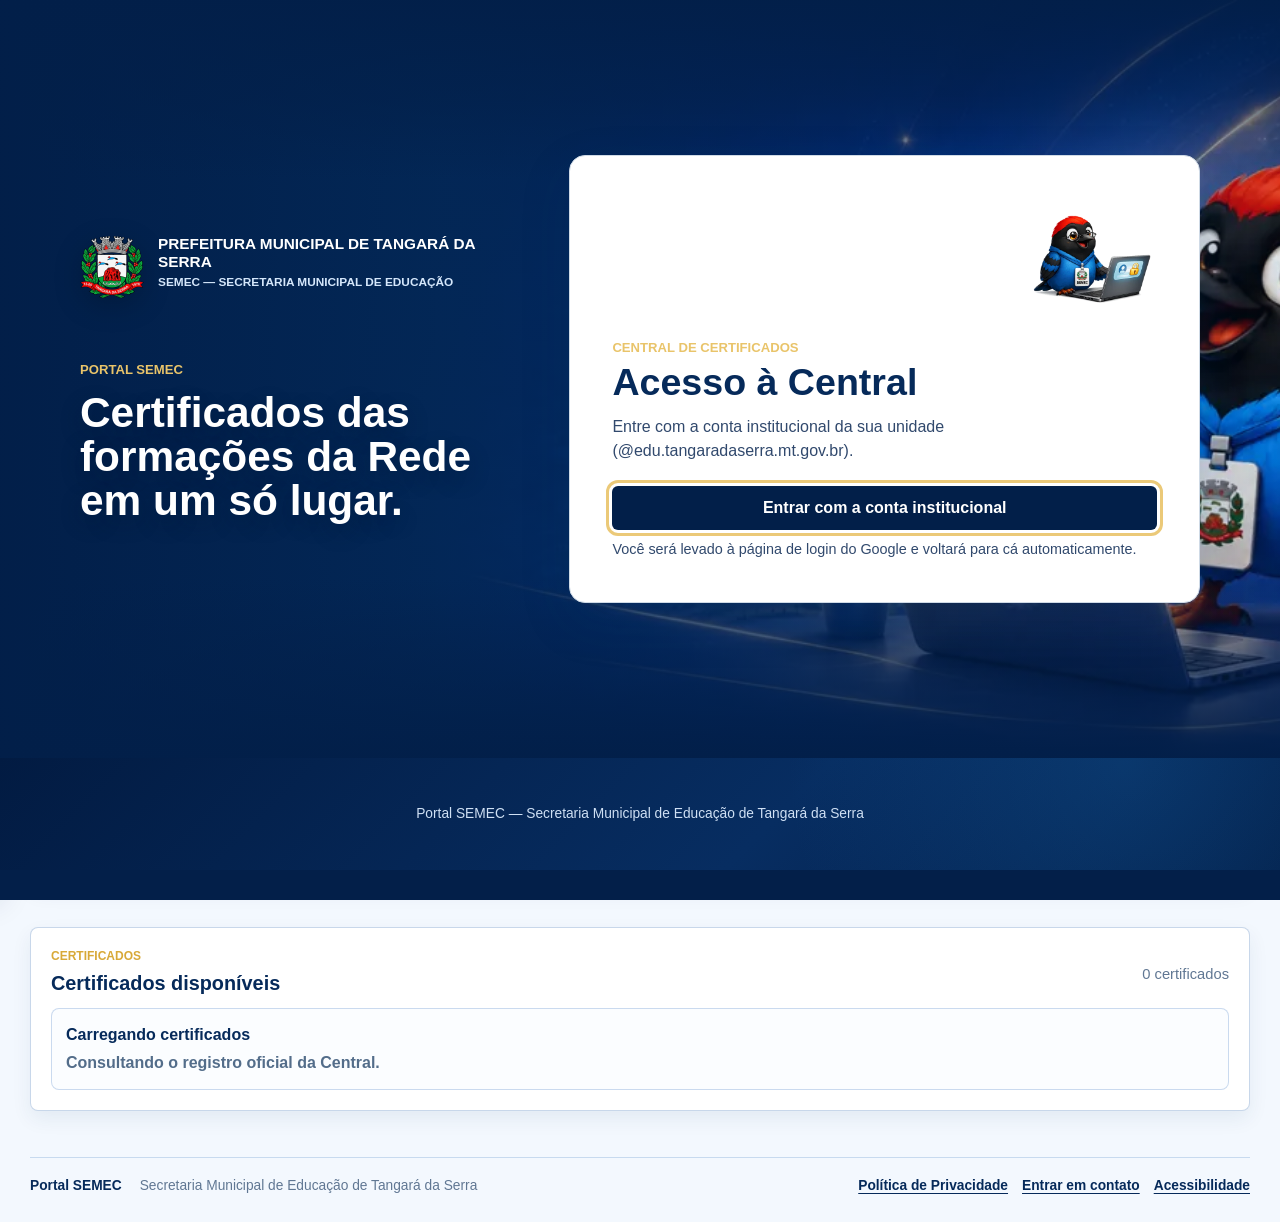
<file: index.html>
<!doctype html>
<html lang="pt-BR">
<head>
  <meta charset="utf-8">
  <meta name="viewport" content="width=device-width, initial-scale=1">
  <title>Certificados | Área da Escola | Portal SEMEC</title>
  <meta name="description" content="Consulta institucional de certificados da Área da Escola.">
  <link rel="stylesheet" href="style.css">
  <link rel="stylesheet" href="css/central-integration.css?v=20261020-lista3">
  <link rel="icon" type="image/png" href="assets/marca/icone-64.png?v=20261020">
</head>
<body class="server-home-page school-area-page school-dashboard-page" data-servidor-protected>
  <a class="skip-link" href="#conteudo-principal">Pular para o conteúdo</a>

  <div class="server-layout" data-server-app>
    <aside class="server-sidebar" id="server-sidebar" aria-label="Menu da Área da Escola">
      <div class="server-sidebar__brand">
        <img src="[data-uri]" data-central-main-logo alt="Identidade do Portal SEMEC">
        <div><strong>Portal SEMEC</strong><span>Área da Escola</span></div>
      </div>

      <nav class="server-nav" aria-label="Navegação da Central de Certificados">
        <!-- Mesmo menu das áreas do Portal SEMEC (portalsemec_tgamt). Itens data-nav-area="semec" aparecem só para contas da SEMEC (js/app.js). -->
        <div class="server-nav__group">
          <p>Principal</p>
          <a href="https://formacaocontinuada-hue.github.io/portalsemec_tgamt/index.html"><svg viewBox="0 0 24 24" aria-hidden="true"><path d="M19 12H5M11 6l-6 6 6 6"/></svg>Página inicial do Portal</a>
          <a href="https://formacaocontinuada-hue.github.io/portalsemec_tgamt/escola.html" data-nav-area="escola"><svg viewBox="0 0 24 24" aria-hidden="true"><path d="M3 11 12 4l9 7v9h-6v-6H9v6H3z"/></svg>Início da Escola</a>
          <a href="https://formacaocontinuada-hue.github.io/portalsemec_tgamt/semec.html" data-nav-area="semec" hidden><svg viewBox="0 0 24 24" aria-hidden="true"><path d="M3 11 12 4l9 7v9h-6v-6H9v6H3z"/></svg>Início da SEMEC</a>
          <a data-so-central class="is-active" aria-current="page" href="index.html" data-preserve-school><svg viewBox="0 0 24 24" aria-hidden="true"><circle cx="12" cy="9" r="5"/><path d="M8.5 13 7 21l5-2.5 5 2.5-1.5-8"/></svg>Central de Certificados</a>
          <a data-so-central href="eventos-certificados.html" data-preserve-school><svg viewBox="0 0 24 24" aria-hidden="true"><rect x="3" y="5" width="18" height="16" rx="2"/><path d="M3 10h18M8 14l2 2 4-4"/></svg>Eventos com certificado</a>
          <a data-so-central href="pedidos-correcao.html" data-preserve-school><svg viewBox="0 0 24 24" aria-hidden="true"><path d="M4 20h4L19 9l-4-4L4 16z"/><path d="m13.5 6.5 4 4"/></svg>Pedidos de correção</a>
          <a href="https://formacaocontinuada-hue.github.io/portalsemec_tgamt/calendario.html" data-nav-area="escola"><svg viewBox="0 0 24 24" aria-hidden="true"><rect x="3" y="5" width="18" height="16" rx="2"/><path d="M3 10h18M8 3v4M16 3v4"/></svg>Calendário Escolar</a>
          <a href="https://script.google.com/a/macros/edu.tangaradaserra.mt.gov.br/s/AKfycbwasIQGHfuKFS9zlfo5iAREdpAFfWDIMO6jCYn1LVoOnVvfXzui8xbe-nSWyOEWgVIB/exec" data-nav-area="semec" hidden><svg viewBox="0 0 24 24" aria-hidden="true"><rect x="3" y="5" width="18" height="16" rx="2"/><path d="M3 10h18M8 3v4M16 3v4"/></svg>Gerador de Calendário</a>
          <a href="https://formacaocontinuada-hue.github.io/portalsemec_tgamt/escola.html" data-nav-area="semec" hidden><svg viewBox="0 0 24 24" aria-hidden="true"><path d="M3 21h18M5 21V10l7-5 7 5v11M10 21v-5h4v5"/></svg>Visão da Escola</a>
          <a data-so-central href="https://script.google.com/a/macros/edu.tangaradaserra.mt.gov.br/s/AKfycbzumsOhienpriMj203mudAPjraGwO1_xe8F3ZutcN-skfU3K3jpUY2nvHsfmuCCDF3_dw/exec"><svg viewBox="0 0 24 24" aria-hidden="true"><circle cx="9" cy="8" r="3"/><path d="M3 20c0-3.3 2.7-6 6-6s6 2.7 6 6M16 11h5M18.5 8.5v5"/></svg>Quadro de servidores</a>
          <a href="https://formacaocontinuada-hue.github.io/portalsemec_tgamt/formador.html" data-nav-area="semec" hidden><svg viewBox="0 0 24 24" aria-hidden="true"><path d="M4 5h11a3 3 0 0 1 3 3v11H7a3 3 0 0 1-3-3z"/><path d="M8 9h6M8 13h6"/><path d="M18 8h2v12H8"/></svg>Área do Formador</a>
          <a href="https://script.google.com/a/macros/edu.tangaradaserra.mt.gov.br/s/AKfycbwHRyY3rusynNpVf6PE1_JzXTca9-o8BG9WMfubRR_HABe8bqDoiIS0uqX7zT0Kg4LYbQ/exec" data-nav-area="semec" hidden><svg viewBox="0 0 24 24" aria-hidden="true"><path d="M12 3 5 6v5c0 4.4 3 8.4 7 10 4-1.6 7-5.6 7-10V6z"/><path d="m9 12 2 2 4-4"/></svg>Área do Administrador</a>
          <a href="https://formacaocontinuada-hue.github.io/portalsemec_tgamt/formador.html" data-so-de="formador" hidden><svg viewBox="0 0 24 24" aria-hidden="true"><path d="M3 11 12 4l9 7v9h-6v-6H9v6H3z"/></svg>Início do Formador</a>
          <a href="https://script.google.com/a/macros/edu.tangaradaserra.mt.gov.br/s/AKfycbwkUtTzOueOtOcd8ygmNj5_ojuWpq5Ga5sMVRsgke48nu8tdvNj5ISU06x4ScUqJoKf/exec" data-so-de="formador" hidden><svg viewBox="0 0 24 24" aria-hidden="true"><path d="M4 5h11a3 3 0 0 1 3 3v11H7a3 3 0 0 1-3-3z"/><path d="M8 9h6M8 13h6"/><path d="M18 8h2v12H8"/></svg>Área do Formador</a>
          <a href="https://script.google.com/a/macros/edu.tangaradaserra.mt.gov.br/s/AKfycbwHRyY3rusynNpVf6PE1_JzXTca9-o8BG9WMfubRR_HABe8bqDoiIS0uqX7zT0Kg4LYbQ/exec?tela=evento" data-so-de="formador" hidden><svg viewBox="0 0 24 24" aria-hidden="true"><circle cx="12" cy="9" r="5"/><path d="M8.5 13 7 21l5-2.5 5 2.5-1.5-8"/></svg>Gerar certificados</a>
        </div>

        <div class="server-nav__group">
          <p>Funções adicionais</p>
          <a href="https://formacaocontinuada-hue.github.io/tangara-sorteia/" data-leva-de><svg viewBox="0 0 24 24" aria-hidden="true"><path d="M4 7h16v3a2 2 0 0 0 0 4v3H4v-3a2 2 0 0 0 0-4z"/><path d="M10 7v10"/></svg>Tangará Sorteia</a>
          <a href="https://formacaocontinuada-hue.github.io/calculadora-etapa1/" data-leva-de><svg viewBox="0 0 24 24" aria-hidden="true"><rect x="5" y="3" width="14" height="18" rx="2"/><path d="M8 7h8M8 12h2M14 12h2M8 16h2M14 16h2"/></svg>Calculadora da Etapa I</a>
        </div>

        <div class="server-nav__group">
          <p>Assistência</p>
          <a href="entrar-em-contato.html" data-preserve-school><svg viewBox="0 0 24 24" aria-hidden="true"><rect x="3" y="5" width="18" height="14" rx="2"/><path d="m3 7 9 6 9-6"/></svg>Entrar em contato</a>
          <a href="politica-privacidade.html" data-preserve-school><svg viewBox="0 0 24 24" aria-hidden="true"><path d="M12 3 5 6v5c0 4.4 3 8.4 7 10 4-1.6 7-5.6 7-10V6z"/></svg>Política de Privacidade</a>
          <a href="acessibilidade.html" data-preserve-school><svg viewBox="0 0 24 24" aria-hidden="true"><circle cx="12" cy="4.5" r="1.5"/><path d="M5 8h14M12 8v6M9 21l3-7 3 7"/></svg>Acessibilidade</a>
        </div>

        <div class="server-nav__group server-nav__group--account" data-so-central>
          <p>Conta</p>
          <button type="button" data-server-logout><svg viewBox="0 0 24 24" aria-hidden="true"><path d="M15 4h4v16h-4M10 8l-4 4 4 4M6 12h10"/></svg>Sair</button>
        </div>
      </nav>
    </aside>

    <button class="server-backdrop" type="button" aria-label="Fechar menu" data-server-backdrop hidden></button>

    <div class="server-workspace">
      <header class="server-topbar">
        <div class="server-topbar__left">
          <button class="server-menu-toggle" type="button" aria-label="Abrir menu" aria-controls="server-sidebar" aria-expanded="false" data-server-menu-toggle><span aria-hidden="true"></span><span aria-hidden="true"></span><span aria-hidden="true"></span></button>
          <div><p>Área da Escola / Certificados</p><h1>Certificados</h1></div>
        </div>
        <div class="server-topbar__actions">
          <div class="server-user-summary" aria-label="Conta institucional autenticada">
            <span class="server-avatar server-avatar--school"><img src="[data-uri]" alt="" data-school-avatar-img></span>
            <div><strong data-school-name-topbar>Identificando unidade...</strong><span data-account-kind>Conta institucional</span></div>
          </div>
        </div>
      </header>

      <main class="server-main" id="conteudo-principal" tabindex="-1">
        <div class="server-content school-dashboard-content school-page-content">
          <section class="central-integration-status" data-central-status data-state="loading" role="status" aria-live="polite">
            <span class="central-integration-status__dot" aria-hidden="true"></span>
            <div>
              <strong data-central-status-title>Conectando à Central</strong>
              <span data-central-status-detail>Validando a conta institucional e identificando a unidade.</span>
            </div>
            <button class="server-button server-button--ghost" type="button" data-central-retry hidden>Tentar novamente</button>
          </section>

          <section class="school-unit-card" aria-labelledby="school-unit-title">
            <div class="school-unit-card__logo"><img src="[data-uri]" alt="" data-school-logo></div>
            <div class="school-unit-card__content">
              <p class="server-kicker">Unidade identificada</p>
              <h2 id="school-unit-title" data-school-name>Identificando unidade...</h2>
              <span class="school-unit-network" data-school-network>Rede Municipal de Ensino</span>
              <dl class="school-unit-meta">
                <div><dt>Acesso</dt><dd data-account-kind>Conta institucional</dd></div>
                <div><dt>Serviço</dt><dd>Central de Certificados</dd></div>
              </dl>
            </div>
          </section>

          <section class="school-summary-strip" aria-label="Resumo de certificados">
            <button class="school-summary-item" type="button" data-summary-action="ativos" aria-label="Mostrar certificados ativos">
              <strong data-summary-active>0</strong><span>Certificados ativos</span>
            </button>
            <button class="school-summary-item" type="button" data-summary-action="servidores" aria-label="Mostrar servidores com certificado">
              <strong data-summary-people>0</strong><span>Servidores com certificado</span>
            </button>
            <button class="school-summary-item" type="button" data-summary-action="ano" aria-label="Ir ao filtro de ano">
              <strong data-summary-year>2026</strong><span>Ano selecionado</span>
            </button>
          </section>

          <section class="school-page-heading school-page-heading--training">
            <div class="school-page-heading__content">
              <p class="server-kicker">Consulta</p>
              <h2>Pesquisar certificados</h2>
              <p>Consulte os certificados da sua unidade ou pesquise outro servidor pelo nome.</p>
            </div>
          </section>

          <section class="server-section school-card school-training-filters" aria-labelledby="certificate-filter-title">
            <div class="server-section-heading"><div><p class="server-kicker">Buscar certificado</p><h2 id="certificate-filter-title">Buscar e filtrar</h2></div></div>
            <form class="school-training-filter-form" data-certificate-filter-form>
              <label><span>Pesquisar servidor</span><input type="search" name="busca" autocomplete="off" placeholder="Digite o nome do servidor" disabled></label>
              <label><span>Ano</span><select name="ano" disabled><option value="2026">2026</option></select></label>
              <label><span>Formação</span><select name="formacao" disabled><option value="">Todas</option><option value="FORMACAO_REDE">Formação em Rede</option><option value="FORMACAO_CENTRO_ENSINO">Formação do Centro de Ensino</option><option value="PALESTRAS_SEMINARIOS">Palestras e Seminários</option></select></label>
              <label><span>Situação</span><select name="situacao" disabled><option value="ativo">Ativo</option><option value="substituido">Substituído</option><option value="cancelado">Cancelado</option></select></label>
              <div class="school-filter-actions"><button class="server-button server-button--primary" type="submit" disabled>Pesquisar</button><button class="server-button server-button--ghost" type="button" data-clear-filters disabled>Limpar</button></div>
            </form>
          </section>

          <section class="server-section school-card" id="search-results" aria-labelledby="search-results-title" hidden>
            <div class="server-section-heading school-server-list-header">
              <div><p class="server-kicker">Resultado da pesquisa</p><h2 id="search-results-title">Certificados encontrados</h2></div>
              <span data-search-result-count>0 certificados</span>
            </div>
            <div class="school-record-list" data-search-results-list></div>
            <div class="school-compact-empty" data-search-empty hidden>
              <strong>Nenhum certificado encontrado</strong>
              <span>Revise o nome pesquisado ou altere os filtros.</span>
              <a href="eventos-certificados.html" data-preserve-school data-search-help hidden>A pessoa participou e não aparece? Veja os eventos com certificado e o que fazer</a>
            </div>
          </section>

          <section class="server-section school-card" id="certificate-results" aria-labelledby="certificate-results-title">
            <div class="server-section-heading school-server-list-header">
              <div><p class="server-kicker">Certificados</p><h2 id="certificate-results-title">Certificados disponíveis</h2></div>
              <span data-existing-count>0 certificados</span>
            </div>

            <div class="school-record-list" data-existing-results></div>
            <div class="school-compact-empty" data-existing-empty>
              <strong>Carregando certificados</strong>
              <span>Consultando o registro oficial da Central.</span>
            </div>

          </section>


          <footer class="server-footer">
            <strong>Portal SEMEC</strong>
            <span>Secretaria Municipal de Educação de Tangará da Serra</span>
            <nav aria-label="Rodapé interno">
              <a href="politica-privacidade.html" data-preserve-school>Política de Privacidade</a>
              <a href="entrar-em-contato.html" data-preserve-school>Entrar em contato</a>
              <a href="acessibilidade.html" data-preserve-school>Acessibilidade</a>
            </nav>
          </footer>
        </div>
      </main>
    </div>
  </div>

  <div class="server-modal server-modal--floating school-dialog" role="dialog" aria-modal="true" aria-labelledby="school-dialog-title" data-school-dialog hidden>
    <div class="server-modal__panel server-modal__panel--floating" tabindex="-1">
      <button class="server-floating-close" type="button" aria-label="Fechar" data-dialog-close><svg viewBox="0 0 24 24" aria-hidden="true"><path d="M18 6 6 18"></path><path d="m6 6 12 12"></path></svg></button>
      <p class="server-kicker" data-dialog-kicker>Área da Escola</p><h2 id="school-dialog-title" data-dialog-title>Informação</h2><div class="server-floating-body" data-dialog-body></div><div class="server-modal__actions" data-dialog-actions></div>
    </div>
  </div>


  <div class="server-modal" role="dialog" aria-modal="true" aria-labelledby="server-logout-title" data-server-logout-dialog hidden>
    <div class="server-modal__panel" tabindex="-1">
      <h2 id="server-logout-title">Sair da Central de Certificados?</h2>
      <p>Você precisará entrar novamente para acessar os certificados da unidade.</p>
      <div class="server-modal__actions">
        <button class="server-button server-button--primary" type="button" data-server-logout-cancel>Continuar na Central</button>
        <button class="server-button server-button--ghost" type="button" data-server-logout-confirm>Sair</button>
      </div>
    </div>
  </div>

  <section class="server-placeholder-main" data-central-logged-out hidden>
    <div class="server-placeholder-card">
      <p class="server-kicker">Central de Certificados</p>
      <h1>Sessão encerrada</h1>
      <p>O acesso institucional foi encerrado nesta prévia da interface.</p>
      <button class="server-button server-button--primary" type="button" data-central-enter-again>Entrar novamente</button>
    </div>
  </section>

  <script src="js/logos.js?v=20261020"></script>
  <script src="js/escolas.js"></script>
  <script src="js/formacoes.js"></script>
  <script src="js/backend.js"></script>
  <script src="js/volta.js?v=20261125"></script>
  <script src="js/app.js?v=20261125-rotas"></script>
</body>
</html>
</file>
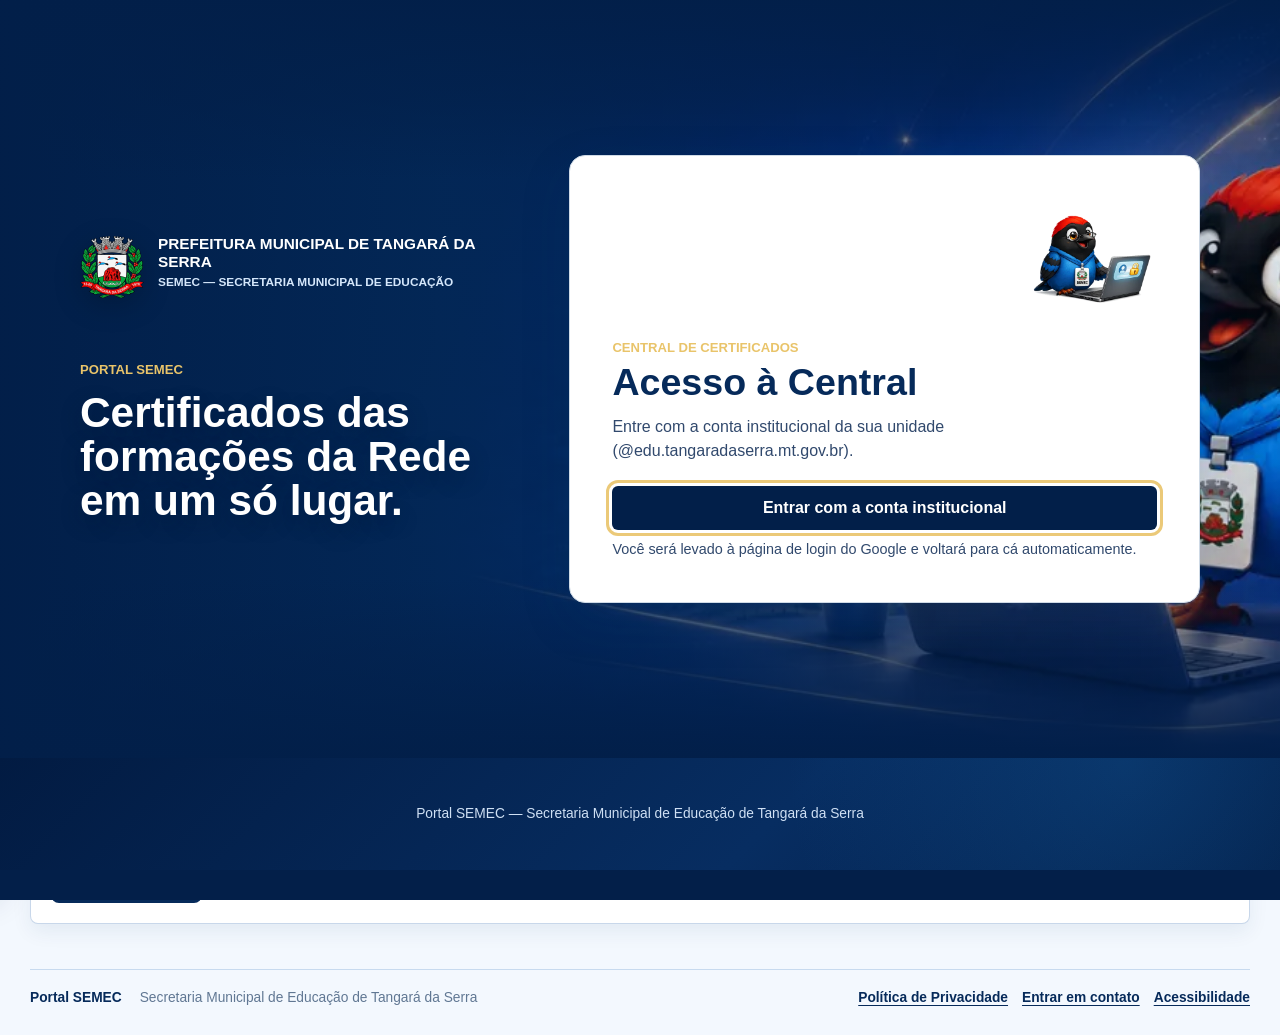
<file: acessibilidade.html>
<!doctype html>
<html lang="pt-BR">
<head>
  <meta charset="utf-8">
  <meta name="viewport" content="width=device-width, initial-scale=1">
  <title>Acessibilidade | Área da Escola | Portal SEMEC</title>
  <meta name="description" content="Recursos e orientações de acessibilidade do Portal SEMEC.">
  <link rel="stylesheet" href="style.css">
  <link rel="stylesheet" href="css/central-integration.css?v=20261020-lista3">
  <link rel="icon" type="image/png" href="assets/marca/icone-64.png?v=20261020">
</head>
<body class="server-home-page school-area-page school-dashboard-page" data-servidor-protected>
  <a class="skip-link" href="#conteudo-principal">Pular para o conteúdo</a>
  <div class="server-layout" data-server-app>
    
    <aside class="server-sidebar" id="server-sidebar" aria-label="Menu da Área da Escola">
      <div class="server-sidebar__brand">
        <img src="[data-uri]" data-central-main-logo alt="Identidade do Portal SEMEC">
        <div><strong>Portal SEMEC</strong><span>Área da Escola</span></div>
      </div>

      <nav class="server-nav" aria-label="Navegação da Central de Certificados">
        <!-- Mesmo menu das áreas do Portal SEMEC (portalsemec_tgamt). Itens data-nav-area="semec" aparecem só para contas da SEMEC (js/app.js). -->
        <div class="server-nav__group">
          <p>Principal</p>
          <a href="https://formacaocontinuada-hue.github.io/portalsemec_tgamt/index.html"><svg viewBox="0 0 24 24" aria-hidden="true"><path d="M19 12H5M11 6l-6 6 6 6"/></svg>Página inicial do Portal</a>
          <a href="https://formacaocontinuada-hue.github.io/portalsemec_tgamt/escola.html" data-nav-area="escola"><svg viewBox="0 0 24 24" aria-hidden="true"><path d="M3 11 12 4l9 7v9h-6v-6H9v6H3z"/></svg>Início da Escola</a>
          <a href="https://formacaocontinuada-hue.github.io/portalsemec_tgamt/semec.html" data-nav-area="semec" hidden><svg viewBox="0 0 24 24" aria-hidden="true"><path d="M3 11 12 4l9 7v9h-6v-6H9v6H3z"/></svg>Início da SEMEC</a>
          <a data-so-central href="index.html" data-preserve-school><svg viewBox="0 0 24 24" aria-hidden="true"><circle cx="12" cy="9" r="5"/><path d="M8.5 13 7 21l5-2.5 5 2.5-1.5-8"/></svg>Central de Certificados</a>
          <a data-so-central href="eventos-certificados.html" data-preserve-school><svg viewBox="0 0 24 24" aria-hidden="true"><rect x="3" y="5" width="18" height="16" rx="2"/><path d="M3 10h18M8 14l2 2 4-4"/></svg>Eventos com certificado</a>
          <a data-so-central href="pedidos-correcao.html" data-preserve-school><svg viewBox="0 0 24 24" aria-hidden="true"><path d="M4 20h4L19 9l-4-4L4 16z"/><path d="m13.5 6.5 4 4"/></svg>Pedidos de correção</a>
          <a href="https://formacaocontinuada-hue.github.io/portalsemec_tgamt/calendario.html" data-nav-area="escola"><svg viewBox="0 0 24 24" aria-hidden="true"><rect x="3" y="5" width="18" height="16" rx="2"/><path d="M3 10h18M8 3v4M16 3v4"/></svg>Calendário Escolar</a>
          <a href="https://script.google.com/a/macros/edu.tangaradaserra.mt.gov.br/s/AKfycbwasIQGHfuKFS9zlfo5iAREdpAFfWDIMO6jCYn1LVoOnVvfXzui8xbe-nSWyOEWgVIB/exec" data-nav-area="semec" hidden><svg viewBox="0 0 24 24" aria-hidden="true"><rect x="3" y="5" width="18" height="16" rx="2"/><path d="M3 10h18M8 3v4M16 3v4"/></svg>Gerador de Calendário</a>
          <a href="https://formacaocontinuada-hue.github.io/portalsemec_tgamt/escola.html" data-nav-area="semec" hidden><svg viewBox="0 0 24 24" aria-hidden="true"><path d="M3 21h18M5 21V10l7-5 7 5v11M10 21v-5h4v5"/></svg>Visão da Escola</a>
          <a data-so-central href="https://script.google.com/a/macros/edu.tangaradaserra.mt.gov.br/s/AKfycbzumsOhienpriMj203mudAPjraGwO1_xe8F3ZutcN-skfU3K3jpUY2nvHsfmuCCDF3_dw/exec"><svg viewBox="0 0 24 24" aria-hidden="true"><circle cx="9" cy="8" r="3"/><path d="M3 20c0-3.3 2.7-6 6-6s6 2.7 6 6M16 11h5M18.5 8.5v5"/></svg>Quadro de servidores</a>
          <a href="https://formacaocontinuada-hue.github.io/portalsemec_tgamt/formador.html" data-nav-area="semec" hidden><svg viewBox="0 0 24 24" aria-hidden="true"><path d="M4 5h11a3 3 0 0 1 3 3v11H7a3 3 0 0 1-3-3z"/><path d="M8 9h6M8 13h6"/><path d="M18 8h2v12H8"/></svg>Área do Formador</a>
          <a href="https://script.google.com/a/macros/edu.tangaradaserra.mt.gov.br/s/AKfycbwHRyY3rusynNpVf6PE1_JzXTca9-o8BG9WMfubRR_HABe8bqDoiIS0uqX7zT0Kg4LYbQ/exec" data-nav-area="semec" hidden><svg viewBox="0 0 24 24" aria-hidden="true"><path d="M12 3 5 6v5c0 4.4 3 8.4 7 10 4-1.6 7-5.6 7-10V6z"/><path d="m9 12 2 2 4-4"/></svg>Área do Administrador</a>
          <a href="https://formacaocontinuada-hue.github.io/portalsemec_tgamt/formador.html" data-so-de="formador" hidden><svg viewBox="0 0 24 24" aria-hidden="true"><path d="M3 11 12 4l9 7v9h-6v-6H9v6H3z"/></svg>Início do Formador</a>
          <a href="https://script.google.com/a/macros/edu.tangaradaserra.mt.gov.br/s/AKfycbwkUtTzOueOtOcd8ygmNj5_ojuWpq5Ga5sMVRsgke48nu8tdvNj5ISU06x4ScUqJoKf/exec" data-so-de="formador" hidden><svg viewBox="0 0 24 24" aria-hidden="true"><path d="M4 5h11a3 3 0 0 1 3 3v11H7a3 3 0 0 1-3-3z"/><path d="M8 9h6M8 13h6"/><path d="M18 8h2v12H8"/></svg>Área do Formador</a>
          <a href="https://script.google.com/a/macros/edu.tangaradaserra.mt.gov.br/s/AKfycbwHRyY3rusynNpVf6PE1_JzXTca9-o8BG9WMfubRR_HABe8bqDoiIS0uqX7zT0Kg4LYbQ/exec?tela=evento" data-so-de="formador" hidden><svg viewBox="0 0 24 24" aria-hidden="true"><circle cx="12" cy="9" r="5"/><path d="M8.5 13 7 21l5-2.5 5 2.5-1.5-8"/></svg>Gerar certificados</a>
        </div>

        <div class="server-nav__group">
          <p>Funções adicionais</p>
          <a href="https://formacaocontinuada-hue.github.io/tangara-sorteia/" data-leva-de><svg viewBox="0 0 24 24" aria-hidden="true"><path d="M4 7h16v3a2 2 0 0 0 0 4v3H4v-3a2 2 0 0 0 0-4z"/><path d="M10 7v10"/></svg>Tangará Sorteia</a>
          <a href="https://formacaocontinuada-hue.github.io/calculadora-etapa1/" data-leva-de><svg viewBox="0 0 24 24" aria-hidden="true"><rect x="5" y="3" width="14" height="18" rx="2"/><path d="M8 7h8M8 12h2M14 12h2M8 16h2M14 16h2"/></svg>Calculadora da Etapa I</a>
        </div>

        <div class="server-nav__group">
          <p>Assistência</p>
          <a href="entrar-em-contato.html" data-preserve-school><svg viewBox="0 0 24 24" aria-hidden="true"><rect x="3" y="5" width="18" height="14" rx="2"/><path d="m3 7 9 6 9-6"/></svg>Entrar em contato</a>
          <a href="politica-privacidade.html" data-preserve-school><svg viewBox="0 0 24 24" aria-hidden="true"><path d="M12 3 5 6v5c0 4.4 3 8.4 7 10 4-1.6 7-5.6 7-10V6z"/></svg>Política de Privacidade</a>
          <a class="is-active" aria-current="page" href="acessibilidade.html" data-preserve-school><svg viewBox="0 0 24 24" aria-hidden="true"><circle cx="12" cy="4.5" r="1.5"/><path d="M5 8h14M12 8v6M9 21l3-7 3 7"/></svg>Acessibilidade</a>
        </div>

        <div class="server-nav__group server-nav__group--account" data-so-central>
          <p>Conta</p>
          <button type="button" data-server-logout><svg viewBox="0 0 24 24" aria-hidden="true"><path d="M15 4h4v16h-4M10 8l-4 4 4 4M6 12h10"/></svg>Sair</button>
        </div>
      </nav>
    </aside>

    <button class="server-backdrop" type="button" aria-label="Fechar menu" data-server-backdrop hidden></button>
    <div class="server-workspace">
      
      <header class="server-topbar">
        <div class="server-topbar__left">
          <button class="server-menu-toggle" type="button" aria-label="Abrir menu" aria-controls="server-sidebar" aria-expanded="false" data-server-menu-toggle>
            <span aria-hidden="true"></span><span aria-hidden="true"></span><span aria-hidden="true"></span>
          </button>
          <div><p>Área da Escola / Acessibilidade</p><h1>Acessibilidade</h1></div>
        </div>
        <div class="server-topbar__actions">
          <div class="server-user-summary" aria-label="Conta institucional autenticada">
            <span class="server-avatar server-avatar--school"><img src="[data-uri]" alt="" data-school-avatar-img></span>
            <div><strong data-school-name-topbar>Identificando unidade...</strong><span data-account-kind>Conta institucional</span></div>
          </div>
        </div>
      </header>

      <main class="server-main" id="conteudo-principal" tabindex="-1">
        <div class="server-content school-dashboard-content school-page-content">
          
<section class="school-page-heading school-page-heading--training">
  <div class="school-page-heading__content">
    <p class="server-kicker">Acessibilidade</p>
    <h2>Acessibilidade</h2>
    <p>O Portal SEMEC busca oferecer navegação clara, responsiva e acessível para a comunidade.</p>
  </div>
</section>

<section class="server-section school-card">
  <div class="server-section-heading">
    <div><p class="server-kicker">Compromisso de acesso</p><h2>Recursos disponíveis</h2></div>
  </div>
  <div class="school-record-list">
    <article class="school-record-row">
      <h3>Navegação por teclado</h3>
      <p>Use <strong>Tab</strong> para navegar pelos links e botões.</p>
    </article>
    <article class="school-record-row">
      <h3>Menus e janelas</h3>
      <p>Use <strong>Esc</strong> para fechar menus e janelas flutuantes quando esse comportamento estiver disponível.</p>
    </article>
    <article class="school-record-row">
      <h3>Estrutura acessível</h3>
      <p>As páginas contam com link para pular ao conteúdo, textos alternativos em imagens relevantes e estrutura semântica.</p>
    </article>
  </div>
</section>

<section class="server-section school-card">
  <div class="server-section-heading">
    <div><p class="server-kicker">Barreiras de acesso</p><h2>Encontrou alguma dificuldade?</h2></div>
  </div>
  <p>Entre em contato com a SEMEC para relatar barreiras de acesso.</p>
  <div class="school-table-actions">
    <a class="server-button server-button--primary" href="entrar-em-contato.html" data-preserve-school>Entrar em Contato</a>
  </div>
</section>

          
          <footer class="server-footer">
            <strong>Portal SEMEC</strong>
            <span>Secretaria Municipal de Educação de Tangará da Serra</span>
            <nav aria-label="Rodapé interno">
              <a href="politica-privacidade.html" data-preserve-school>Política de Privacidade</a>
              <a href="entrar-em-contato.html" data-preserve-school>Entrar em contato</a>
              <a href="acessibilidade.html" data-preserve-school>Acessibilidade</a>
            </nav>
          </footer>

        </div>
      </main>
    </div>
  </div>

  <div class="server-modal server-modal--floating school-dialog" role="dialog" aria-modal="true" aria-labelledby="school-dialog-title" data-school-dialog hidden>
    <div class="server-modal__panel server-modal__panel--floating" tabindex="-1">
      <button class="server-floating-close" type="button" aria-label="Fechar" data-dialog-close><svg viewBox="0 0 24 24" aria-hidden="true"><path d="M18 6 6 18"></path><path d="m6 6 12 12"></path></svg></button>
      <p class="server-kicker" data-dialog-kicker>Área da Escola</p>
      <h2 id="school-dialog-title" data-dialog-title>Informação</h2>
      <div class="server-floating-body" data-dialog-body></div>
      <div class="server-modal__actions" data-dialog-actions></div>
    </div>
  </div>


  <div class="server-modal" role="dialog" aria-modal="true" aria-labelledby="server-logout-title" data-server-logout-dialog hidden>
    <div class="server-modal__panel" tabindex="-1">
      <h2 id="server-logout-title">Sair da Central de Certificados?</h2>
      <p>Você precisará entrar novamente para acessar os certificados da unidade.</p>
      <div class="server-modal__actions">
        <button class="server-button server-button--primary" type="button" data-server-logout-cancel>Continuar na Central</button>
        <button class="server-button server-button--ghost" type="button" data-server-logout-confirm>Sair</button>
      </div>
    </div>
  </div>

  <section class="server-placeholder-main" data-central-logged-out hidden>
    <div class="server-placeholder-card">
      <p class="server-kicker">Central de Certificados</p>
      <h1>Sessão encerrada</h1>
      <p>O acesso institucional foi encerrado nesta prévia da interface.</p>
      <button class="server-button server-button--primary" type="button" data-central-enter-again>Entrar novamente</button>
    </div>
  </section>

  <script src="js/logos.js?v=20261020"></script>
  <script src="js/escolas.js"></script>
  <script src="js/formacoes.js"></script>
  <script src="js/backend.js"></script>
  <script src="js/volta.js?v=20261125"></script>
  <script src="js/app.js?v=20261125-rotas"></script>
</body>
</html>
</file>
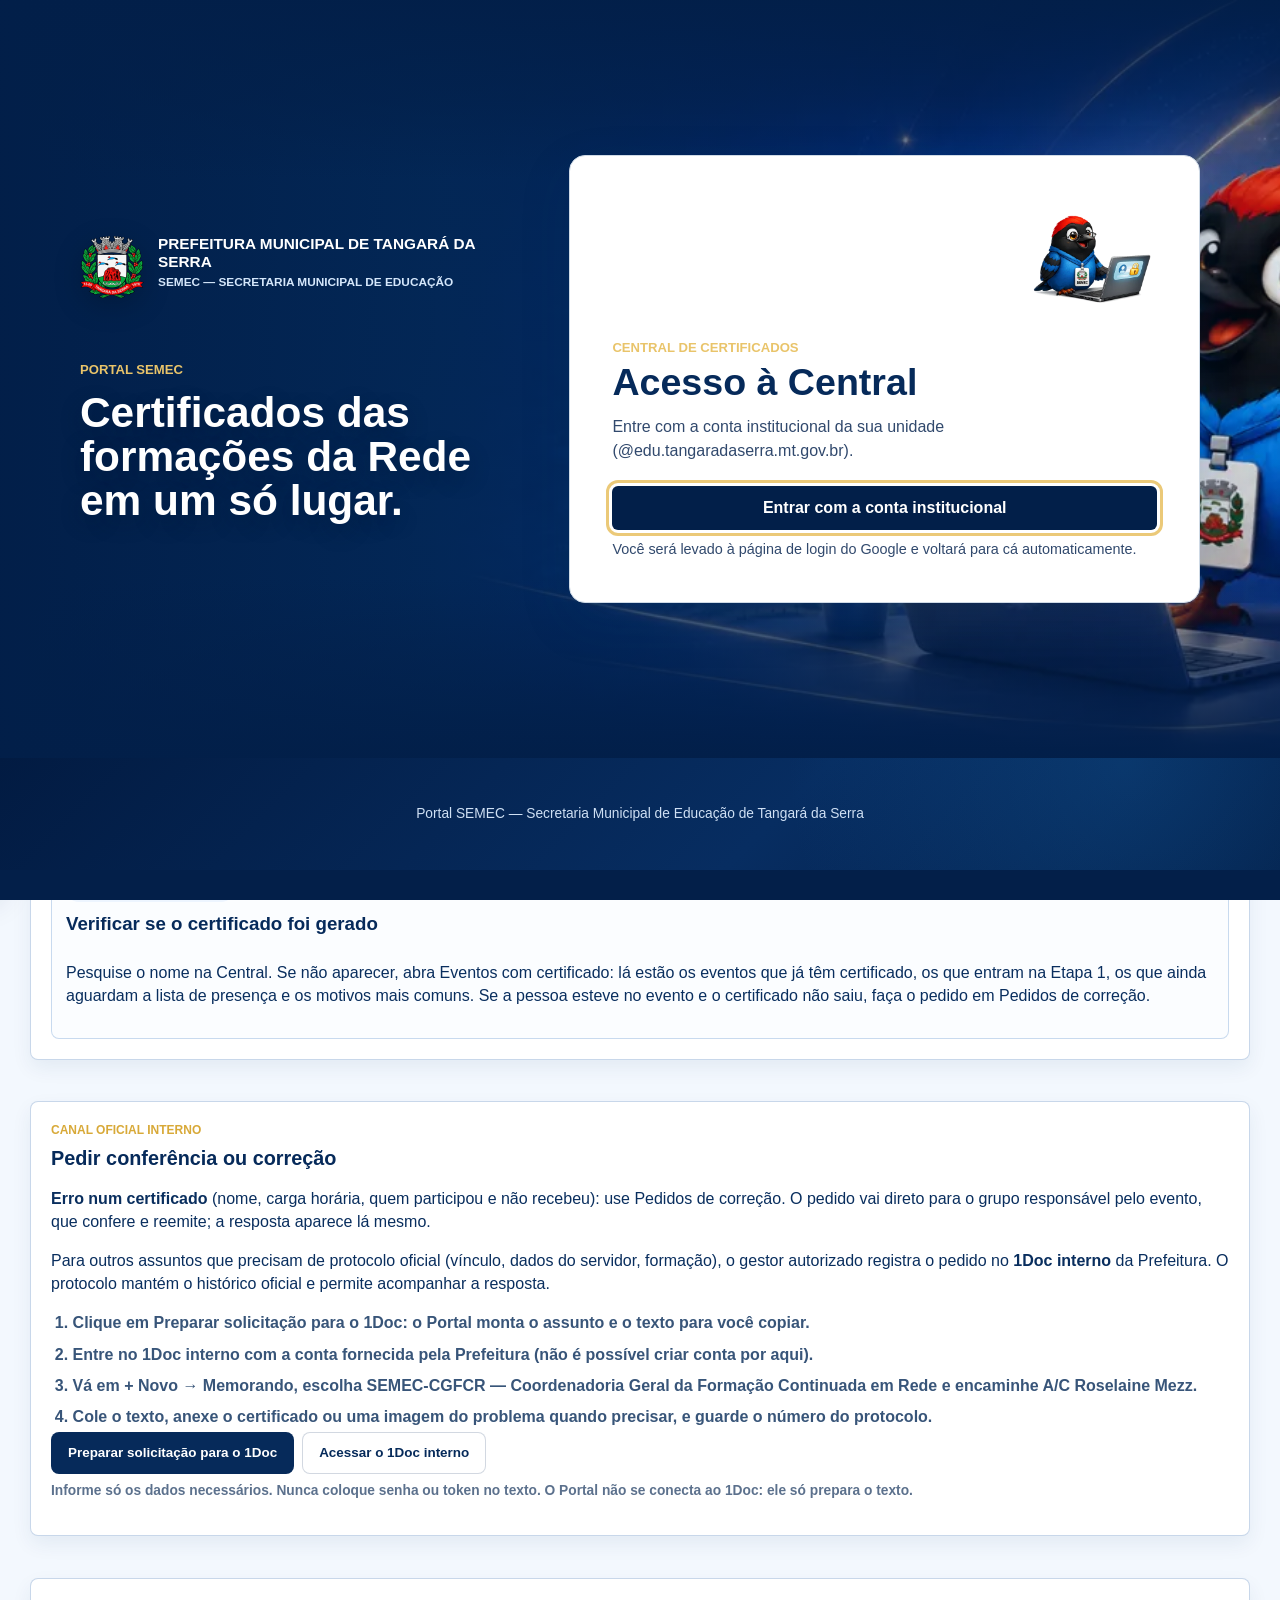
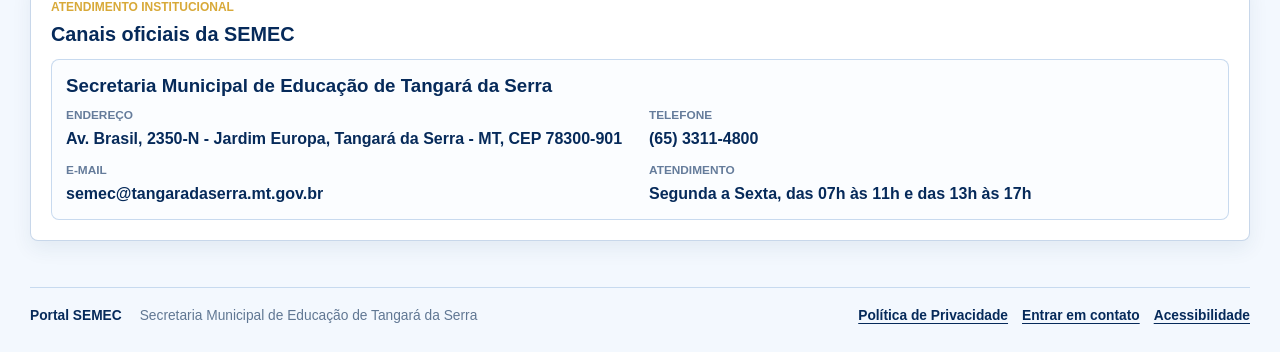
<file: ajuda.html>
<!doctype html>
<html lang="pt-BR">
<head>
  <meta charset="utf-8">
  <meta name="viewport" content="width=device-width, initial-scale=1">
  <title>Entrar em Contato | Portal SEMEC</title>
  <link rel="icon" type="image/png" href="assets/marca/icone-64.png?v=20261020">
  <link rel="canonical" href="entrar-em-contato.html">
  <meta http-equiv="refresh" content="0; url=entrar-em-contato.html">
  <script>location.replace('entrar-em-contato.html' + location.search);</script>
</head>
<body>
  <p>A Ajuda agora fica em <a href="entrar-em-contato.html">Entrar em Contato</a>.</p>
</body>
</html>
</file>
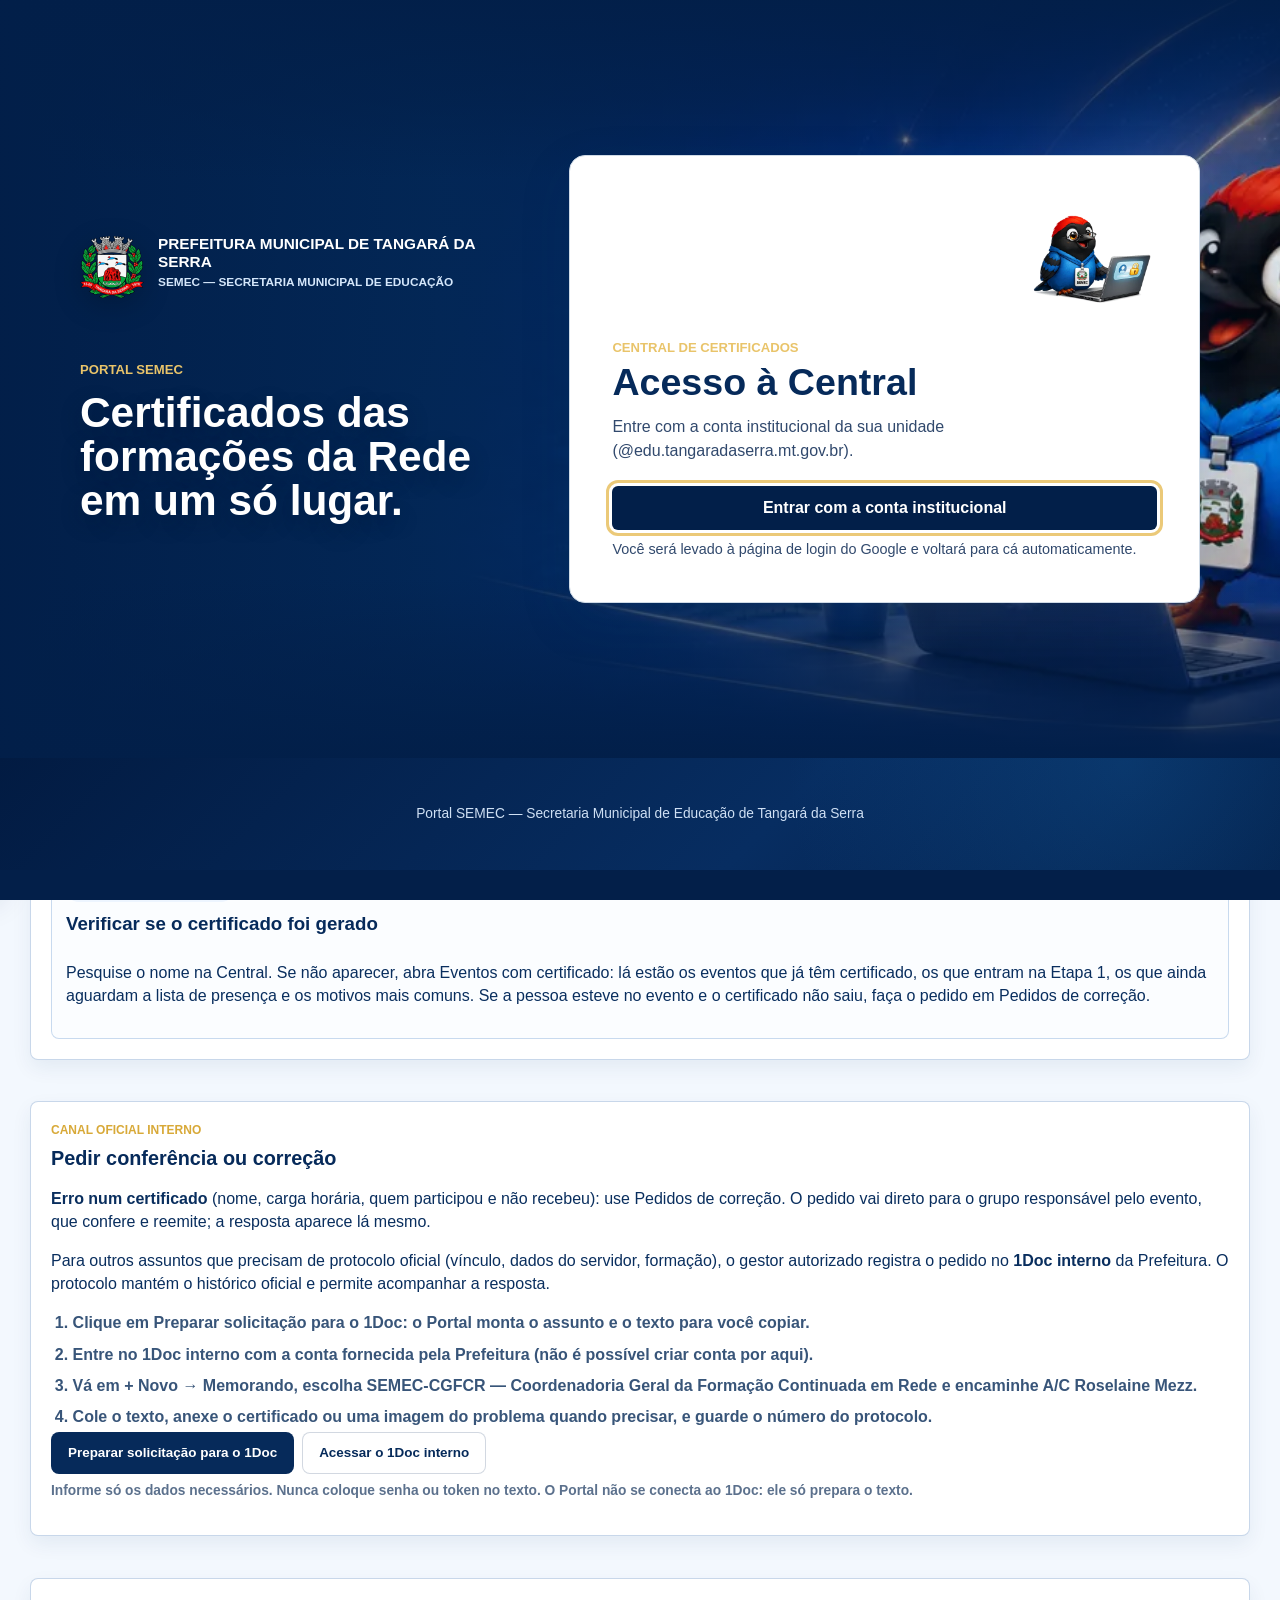
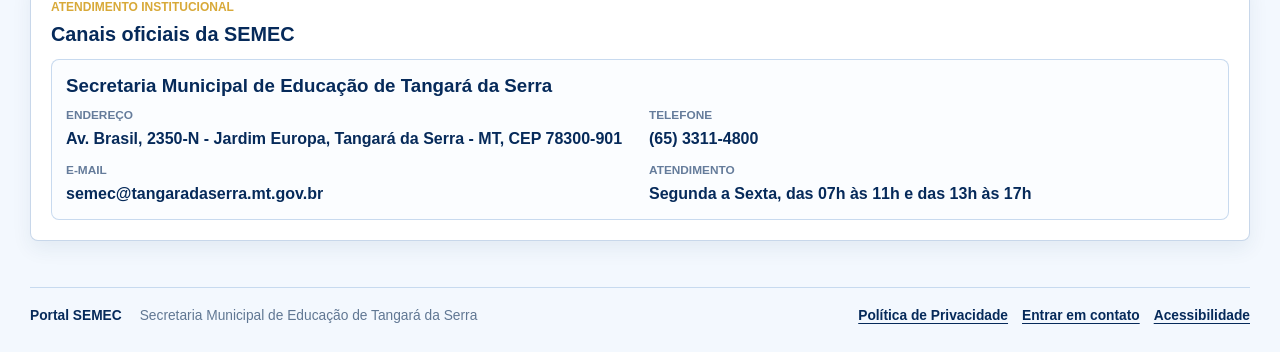
<file: entrar-em-contato.html>
<!doctype html>
<html lang="pt-BR">
<head>
  <meta charset="utf-8">
  <meta name="viewport" content="width=device-width, initial-scale=1">
  <title>Entrar em Contato | Área da Escola | Portal SEMEC</title>
  <meta name="description" content="Contato técnico e institucional da Central de Certificados.">
  <link rel="stylesheet" href="style.css">
  <link rel="stylesheet" href="css/central-integration.css?v=20261020-lista3">
  <link rel="icon" type="image/png" href="assets/marca/icone-64.png?v=20261020">
</head>
<body class="server-home-page school-area-page school-dashboard-page" data-servidor-protected>
  <a class="skip-link" href="#conteudo-principal">Pular para o conteúdo</a>
  <div class="server-layout" data-server-app>
    
    <aside class="server-sidebar" id="server-sidebar" aria-label="Menu da Área da Escola">
      <div class="server-sidebar__brand">
        <img src="[data-uri]" data-central-main-logo alt="Identidade do Portal SEMEC">
        <div><strong>Portal SEMEC</strong><span>Área da Escola</span></div>
      </div>

      <nav class="server-nav" aria-label="Navegação da Central de Certificados">
        <!-- Mesmo menu das áreas do Portal SEMEC (portalsemec_tgamt). Itens data-nav-area="semec" aparecem só para contas da SEMEC (js/app.js). -->
        <div class="server-nav__group">
          <p>Principal</p>
          <a href="https://formacaocontinuada-hue.github.io/portalsemec_tgamt/index.html"><svg viewBox="0 0 24 24" aria-hidden="true"><path d="M19 12H5M11 6l-6 6 6 6"/></svg>Página inicial do Portal</a>
          <a href="https://formacaocontinuada-hue.github.io/portalsemec_tgamt/escola.html" data-nav-area="escola"><svg viewBox="0 0 24 24" aria-hidden="true"><path d="M3 11 12 4l9 7v9h-6v-6H9v6H3z"/></svg>Início da Escola</a>
          <a href="https://formacaocontinuada-hue.github.io/portalsemec_tgamt/semec.html" data-nav-area="semec" hidden><svg viewBox="0 0 24 24" aria-hidden="true"><path d="M3 11 12 4l9 7v9h-6v-6H9v6H3z"/></svg>Início da SEMEC</a>
          <a data-so-central href="index.html" data-preserve-school><svg viewBox="0 0 24 24" aria-hidden="true"><circle cx="12" cy="9" r="5"/><path d="M8.5 13 7 21l5-2.5 5 2.5-1.5-8"/></svg>Central de Certificados</a>
          <a data-so-central href="eventos-certificados.html" data-preserve-school><svg viewBox="0 0 24 24" aria-hidden="true"><rect x="3" y="5" width="18" height="16" rx="2"/><path d="M3 10h18M8 14l2 2 4-4"/></svg>Eventos com certificado</a>
          <a data-so-central href="pedidos-correcao.html" data-preserve-school><svg viewBox="0 0 24 24" aria-hidden="true"><path d="M4 20h4L19 9l-4-4L4 16z"/><path d="m13.5 6.5 4 4"/></svg>Pedidos de correção</a>
          <a href="https://formacaocontinuada-hue.github.io/portalsemec_tgamt/calendario.html" data-nav-area="escola"><svg viewBox="0 0 24 24" aria-hidden="true"><rect x="3" y="5" width="18" height="16" rx="2"/><path d="M3 10h18M8 3v4M16 3v4"/></svg>Calendário Escolar</a>
          <a href="https://script.google.com/a/macros/edu.tangaradaserra.mt.gov.br/s/AKfycbwasIQGHfuKFS9zlfo5iAREdpAFfWDIMO6jCYn1LVoOnVvfXzui8xbe-nSWyOEWgVIB/exec" data-nav-area="semec" hidden><svg viewBox="0 0 24 24" aria-hidden="true"><rect x="3" y="5" width="18" height="16" rx="2"/><path d="M3 10h18M8 3v4M16 3v4"/></svg>Gerador de Calendário</a>
          <a href="https://formacaocontinuada-hue.github.io/portalsemec_tgamt/escola.html" data-nav-area="semec" hidden><svg viewBox="0 0 24 24" aria-hidden="true"><path d="M3 21h18M5 21V10l7-5 7 5v11M10 21v-5h4v5"/></svg>Visão da Escola</a>
          <a data-so-central href="https://script.google.com/a/macros/edu.tangaradaserra.mt.gov.br/s/AKfycbzumsOhienpriMj203mudAPjraGwO1_xe8F3ZutcN-skfU3K3jpUY2nvHsfmuCCDF3_dw/exec"><svg viewBox="0 0 24 24" aria-hidden="true"><circle cx="9" cy="8" r="3"/><path d="M3 20c0-3.3 2.7-6 6-6s6 2.7 6 6M16 11h5M18.5 8.5v5"/></svg>Quadro de servidores</a>
          <a href="https://formacaocontinuada-hue.github.io/portalsemec_tgamt/formador.html" data-nav-area="semec" hidden><svg viewBox="0 0 24 24" aria-hidden="true"><path d="M4 5h11a3 3 0 0 1 3 3v11H7a3 3 0 0 1-3-3z"/><path d="M8 9h6M8 13h6"/><path d="M18 8h2v12H8"/></svg>Área do Formador</a>
          <a href="https://script.google.com/a/macros/edu.tangaradaserra.mt.gov.br/s/AKfycbwHRyY3rusynNpVf6PE1_JzXTca9-o8BG9WMfubRR_HABe8bqDoiIS0uqX7zT0Kg4LYbQ/exec" data-nav-area="semec" hidden><svg viewBox="0 0 24 24" aria-hidden="true"><path d="M12 3 5 6v5c0 4.4 3 8.4 7 10 4-1.6 7-5.6 7-10V6z"/><path d="m9 12 2 2 4-4"/></svg>Área do Administrador</a>
          <a href="https://formacaocontinuada-hue.github.io/portalsemec_tgamt/formador.html" data-so-de="formador" hidden><svg viewBox="0 0 24 24" aria-hidden="true"><path d="M3 11 12 4l9 7v9h-6v-6H9v6H3z"/></svg>Início do Formador</a>
          <a href="https://script.google.com/a/macros/edu.tangaradaserra.mt.gov.br/s/AKfycbwkUtTzOueOtOcd8ygmNj5_ojuWpq5Ga5sMVRsgke48nu8tdvNj5ISU06x4ScUqJoKf/exec" data-so-de="formador" hidden><svg viewBox="0 0 24 24" aria-hidden="true"><path d="M4 5h11a3 3 0 0 1 3 3v11H7a3 3 0 0 1-3-3z"/><path d="M8 9h6M8 13h6"/><path d="M18 8h2v12H8"/></svg>Área do Formador</a>
          <a href="https://script.google.com/a/macros/edu.tangaradaserra.mt.gov.br/s/AKfycbwHRyY3rusynNpVf6PE1_JzXTca9-o8BG9WMfubRR_HABe8bqDoiIS0uqX7zT0Kg4LYbQ/exec?tela=evento" data-so-de="formador" hidden><svg viewBox="0 0 24 24" aria-hidden="true"><circle cx="12" cy="9" r="5"/><path d="M8.5 13 7 21l5-2.5 5 2.5-1.5-8"/></svg>Gerar certificados</a>
        </div>

        <div class="server-nav__group">
          <p>Funções adicionais</p>
          <a href="https://formacaocontinuada-hue.github.io/tangara-sorteia/" data-leva-de><svg viewBox="0 0 24 24" aria-hidden="true"><path d="M4 7h16v3a2 2 0 0 0 0 4v3H4v-3a2 2 0 0 0 0-4z"/><path d="M10 7v10"/></svg>Tangará Sorteia</a>
          <a href="https://formacaocontinuada-hue.github.io/calculadora-etapa1/" data-leva-de><svg viewBox="0 0 24 24" aria-hidden="true"><rect x="5" y="3" width="14" height="18" rx="2"/><path d="M8 7h8M8 12h2M14 12h2M8 16h2M14 16h2"/></svg>Calculadora da Etapa I</a>
        </div>

        <div class="server-nav__group">
          <p>Assistência</p>
          <a class="is-active" aria-current="page" href="entrar-em-contato.html" data-preserve-school><svg viewBox="0 0 24 24" aria-hidden="true"><rect x="3" y="5" width="18" height="14" rx="2"/><path d="m3 7 9 6 9-6"/></svg>Entrar em contato</a>
          <a href="politica-privacidade.html" data-preserve-school><svg viewBox="0 0 24 24" aria-hidden="true"><path d="M12 3 5 6v5c0 4.4 3 8.4 7 10 4-1.6 7-5.6 7-10V6z"/></svg>Política de Privacidade</a>
          <a href="acessibilidade.html" data-preserve-school><svg viewBox="0 0 24 24" aria-hidden="true"><circle cx="12" cy="4.5" r="1.5"/><path d="M5 8h14M12 8v6M9 21l3-7 3 7"/></svg>Acessibilidade</a>
        </div>

        <div class="server-nav__group server-nav__group--account" data-so-central>
          <p>Conta</p>
          <button type="button" data-server-logout><svg viewBox="0 0 24 24" aria-hidden="true"><path d="M15 4h4v16h-4M10 8l-4 4 4 4M6 12h10"/></svg>Sair</button>
        </div>
      </nav>
    </aside>

    <button class="server-backdrop" type="button" aria-label="Fechar menu" data-server-backdrop hidden></button>
    <div class="server-workspace">
      
      <header class="server-topbar">
        <div class="server-topbar__left">
          <button class="server-menu-toggle" type="button" aria-label="Abrir menu" aria-controls="server-sidebar" aria-expanded="false" data-server-menu-toggle>
            <span aria-hidden="true"></span><span aria-hidden="true"></span><span aria-hidden="true"></span>
          </button>
          <div><p>Área da Escola / Entrar em Contato</p><h1>Entrar em Contato</h1></div>
        </div>
        <div class="server-topbar__actions">
          <div class="server-user-summary" aria-label="Conta institucional autenticada">
            <span class="server-avatar server-avatar--school"><img src="[data-uri]" alt="" data-school-avatar-img></span>
            <div><strong data-school-name-topbar>Identificando unidade...</strong><span data-account-kind>Conta institucional</span></div>
          </div>
        </div>
      </header>

      <main class="server-main" id="conteudo-principal" tabindex="-1">
        <div class="server-content school-dashboard-content school-page-content">
          
<section class="school-page-heading school-page-heading--training">
  <div class="school-page-heading__content">
    <p class="server-kicker">Ajuda e atendimento</p>
    <h2>Entrar em Contato</h2>
    <p>Orientações para usar a Central de Certificados e o caminho oficial para pedir conferência ou correção.</p>
  </div>
</section>

<section data-so-central class="server-section school-card">
  <div class="server-section-heading">
    <div><p class="server-kicker">Como usar</p><h2>Tarefas mais comuns</h2></div>
  </div>
  <div class="school-record-list">
    <article class="school-record-row">
      <span class="school-type">Certificados</span>
      <h3>Consultar certificados</h3>
      <p>Na página da Central aparecem os certificados da sua unidade. Para encontrar outra pessoa da rede, pesquise pelo nome completo (pelo menos duas palavras).</p>
    </article>
    <article class="school-record-row">
      <span class="school-type">E-mail</span>
      <h3>Enviar certificados ao servidor</h3>
      <p>No cartão da pessoa, marque “Selecionar” nos certificados desejados e clique em “Enviar por e-mail”. Também é possível enviar todos de uma vez. Vai um e-mail só, com os PDFs anexados. Confira o endereço antes de confirmar.</p>
    </article>
    <article class="school-record-row">
      <span class="school-type">Relatório individual</span>
      <h3>Relatório anual da pessoa</h3>
      <p>Use “Relatório anual 2026” no cartão da pessoa. Ele reúne todas as participações do ano e pode ser impresso ou salvo em PDF. A relação se atualiza conforme novos registros entram na Central.</p>
    </article>
    <article class="school-record-row">
      <span class="school-type">Participei e não recebi</span>
      <h3>Verificar se o certificado foi gerado</h3>
      <p>Pesquise o nome na Central. Se não aparecer, abra <a href="eventos-certificados.html" data-preserve-school>Eventos com certificado</a>: lá estão os eventos que já têm certificado, os que entram na Etapa 1, os que ainda aguardam a lista de presença e os motivos mais comuns. Se a pessoa esteve no evento e o certificado não saiu, faça o pedido em <a href="pedidos-correcao.html" data-preserve-school>Pedidos de correção</a>.</p>
    </article>
  </div>
</section>

<section class="server-section school-card">
  <div class="server-section-heading">
    <div><p class="server-kicker">Canal oficial interno</p><h2>Pedir conferência ou correção</h2></div>
  </div>
  <p><strong>Erro num certificado</strong> (nome, carga horária, quem participou e não recebeu): use <a href="pedidos-correcao.html" data-preserve-school>Pedidos de correção</a>. O pedido vai direto para o grupo responsável pelo evento, que confere e reemite; a resposta aparece lá mesmo.</p>
  <p>Para outros assuntos que precisam de protocolo oficial (vínculo, dados do servidor, formação), o gestor autorizado registra o pedido no <strong>1Doc interno</strong> da Prefeitura. O protocolo mantém o histórico oficial e permite acompanhar a resposta.</p>
  <ol class="school-guidance-list">
    <li>Clique em <strong>Preparar solicitação para o 1Doc</strong>: o Portal monta o assunto e o texto para você copiar.</li>
    <li>Entre no 1Doc interno com a conta fornecida pela Prefeitura (não é possível criar conta por aqui).</li>
    <li>Vá em <strong>+ Novo → Memorando</strong>, escolha <strong>SEMEC-CGFCR — Coordenadoria Geral da Formação Continuada em Rede</strong> e encaminhe <strong>A/C Roselaine Mezz</strong>.</li>
    <li>Cole o texto, anexe o certificado ou uma imagem do problema quando precisar, e guarde o número do protocolo.</li>
  </ol>
  <div class="school-table-actions">
    <button class="server-button server-button--primary" type="button" data-open-onedoc-request>Preparar solicitação para o 1Doc</button>
    <a class="server-button server-button--ghost" href="https://tangaradaserra.1doc.com.br/b.php?pg=o/login&amp;redirecionar=cGc9cGFpbmVsL2xpc3Rhcg==&amp;n=3" target="_blank" rel="noopener noreferrer">Acessar o 1Doc interno</a>
  </div>
  <p class="school-table-subtext"><strong>Informe só os dados necessários.</strong> Nunca coloque senha ou token no texto. O Portal não se conecta ao 1Doc: ele só prepara o texto.</p>
</section>

<section class="server-section school-card">
  <div class="server-section-heading">
    <div><p class="server-kicker">Atendimento institucional</p><h2>Canais oficiais da SEMEC</h2></div>
  </div>
  <div class="school-record-list">
    <article class="school-record-row">
      <h3>Secretaria Municipal de Educação de Tangará da Serra</h3>
      <dl class="school-detail-list">
        <div><dt>Endereço</dt><dd>Av. Brasil, 2350-N - Jardim Europa, Tangará da Serra - MT, CEP 78300-901</dd></div>
        <div><dt>Telefone</dt><dd>(65) 3311-4800</dd></div>
        <div><dt>E-mail</dt><dd>semec@tangaradaserra.mt.gov.br</dd></div>
        <div><dt>Atendimento</dt><dd>Segunda a Sexta, das 07h às 11h e das 13h às 17h</dd></div>
      </dl>
    </article>
  </div>
</section>

          <footer class="server-footer">
            <strong>Portal SEMEC</strong>
            <span>Secretaria Municipal de Educação de Tangará da Serra</span>
            <nav aria-label="Rodapé interno">
              <a href="politica-privacidade.html" data-preserve-school>Política de Privacidade</a>
              <a href="entrar-em-contato.html" data-preserve-school>Entrar em contato</a>
              <a href="acessibilidade.html" data-preserve-school>Acessibilidade</a>
            </nav>
          </footer>

        </div>
      </main>
    </div>
  </div>

  <div class="server-modal server-modal--floating school-dialog" role="dialog" aria-modal="true" aria-labelledby="school-dialog-title" data-school-dialog hidden>
    <div class="server-modal__panel server-modal__panel--floating" tabindex="-1">
      <button class="server-floating-close" type="button" aria-label="Fechar" data-dialog-close><svg viewBox="0 0 24 24" aria-hidden="true"><path d="M18 6 6 18"></path><path d="m6 6 12 12"></path></svg></button>
      <p class="server-kicker" data-dialog-kicker>Área da Escola</p>
      <h2 id="school-dialog-title" data-dialog-title>Informação</h2>
      <div class="server-floating-body" data-dialog-body></div>
      <div class="server-modal__actions" data-dialog-actions></div>
    </div>
  </div>


  <div class="server-modal" role="dialog" aria-modal="true" aria-labelledby="server-logout-title" data-server-logout-dialog hidden>
    <div class="server-modal__panel" tabindex="-1">
      <h2 id="server-logout-title">Sair da Central de Certificados?</h2>
      <p>Você precisará entrar novamente para acessar os certificados da unidade.</p>
      <div class="server-modal__actions">
        <button class="server-button server-button--primary" type="button" data-server-logout-cancel>Continuar na Central</button>
        <button class="server-button server-button--ghost" type="button" data-server-logout-confirm>Sair</button>
      </div>
    </div>
  </div>

  <section class="server-placeholder-main" data-central-logged-out hidden>
    <div class="server-placeholder-card">
      <p class="server-kicker">Central de Certificados</p>
      <h1>Sessão encerrada</h1>
      <p>O acesso institucional foi encerrado nesta prévia da interface.</p>
      <button class="server-button server-button--primary" type="button" data-central-enter-again>Entrar novamente</button>
    </div>
  </section>

  <script src="js/logos.js?v=20261020"></script>
  <script src="js/escolas.js"></script>
  <script src="js/formacoes.js"></script>
  <script src="js/backend.js"></script>
  <script src="js/volta.js?v=20261125"></script>
  <script src="js/app.js?v=20261125-rotas"></script>
</body>
</html>
</file>
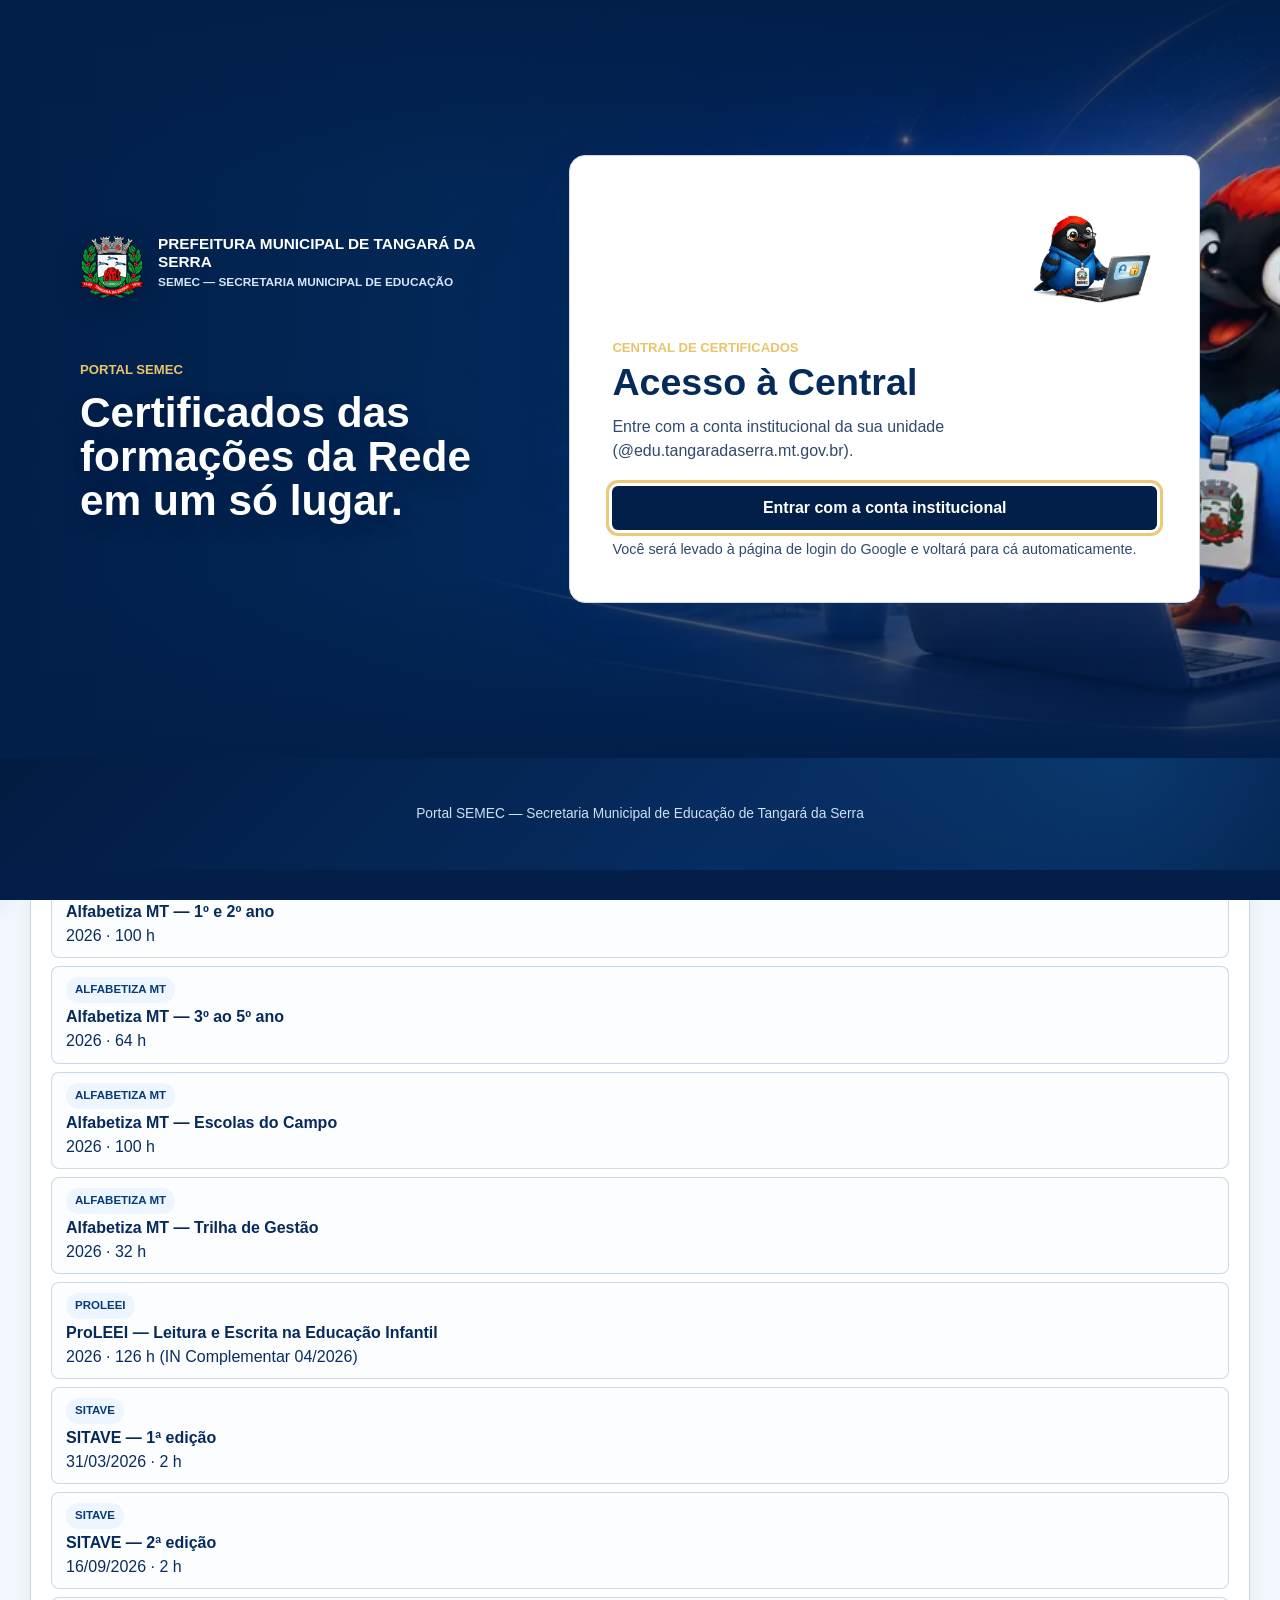
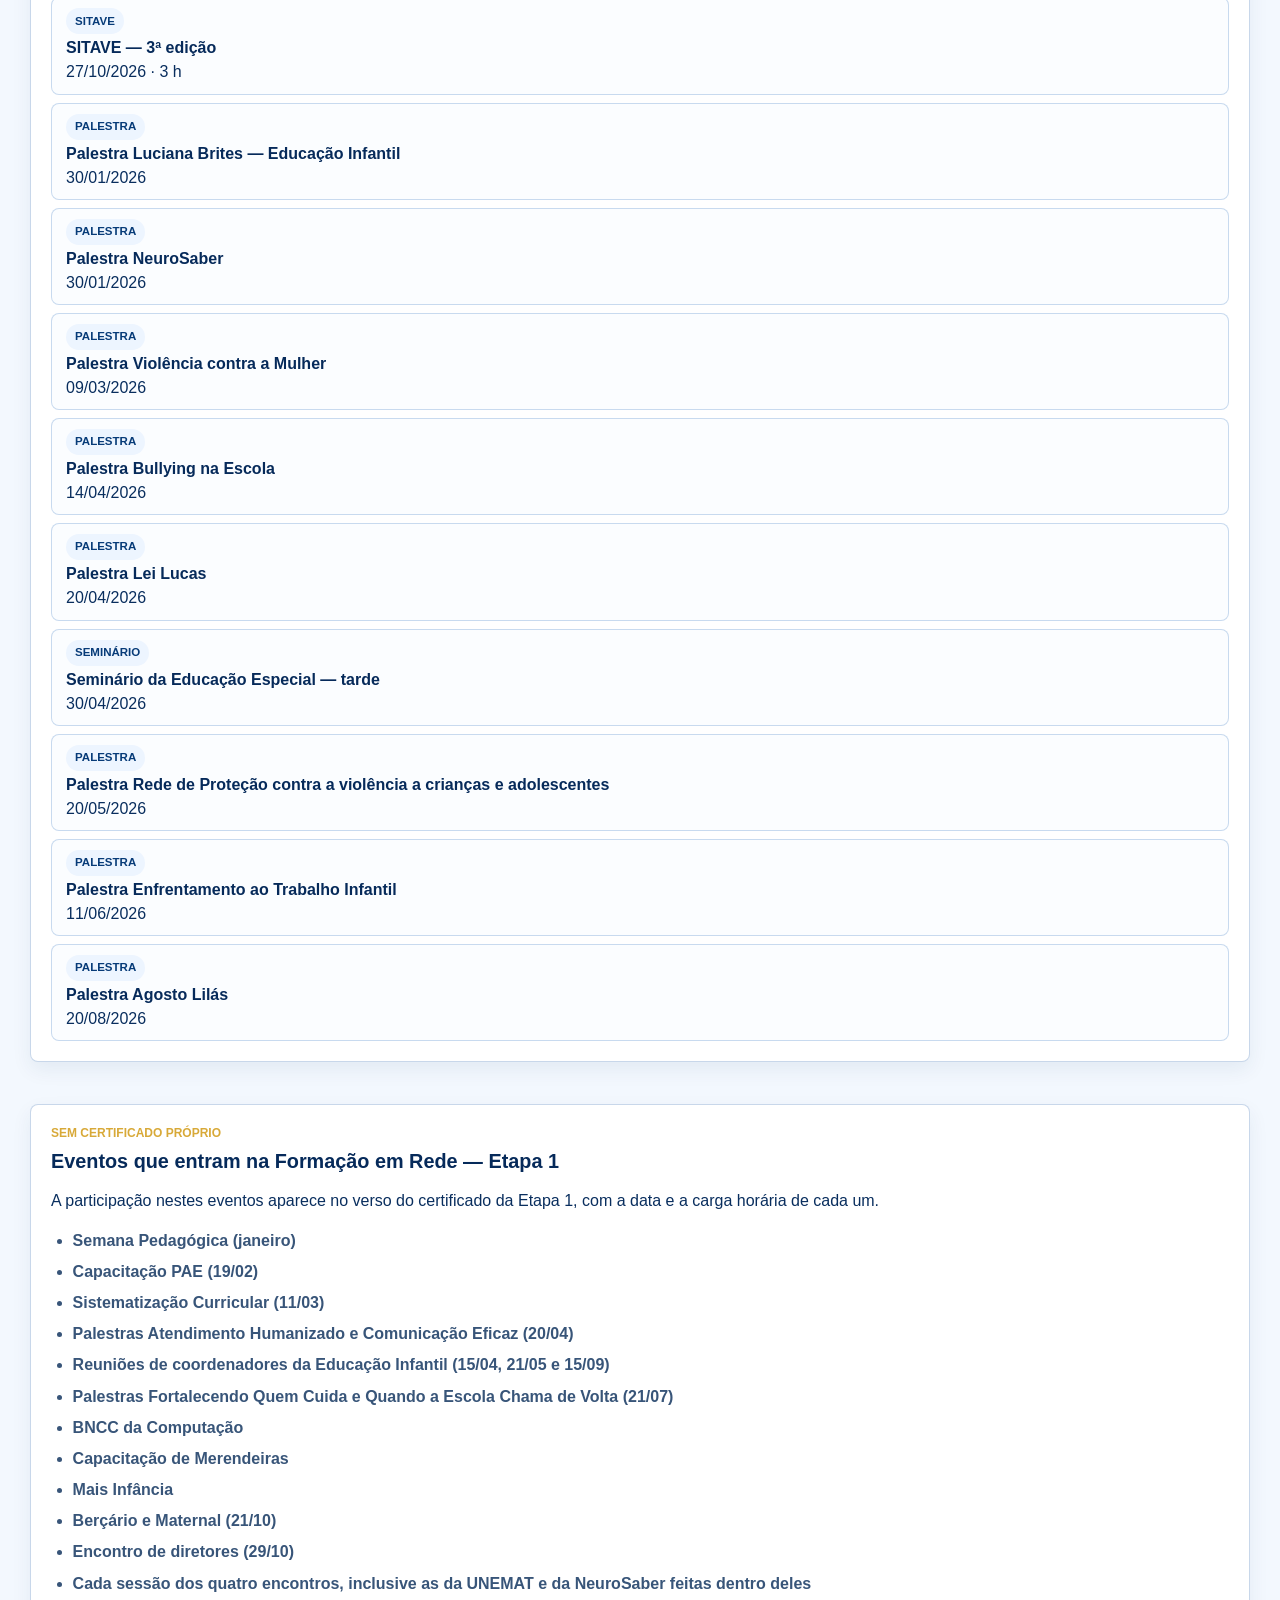
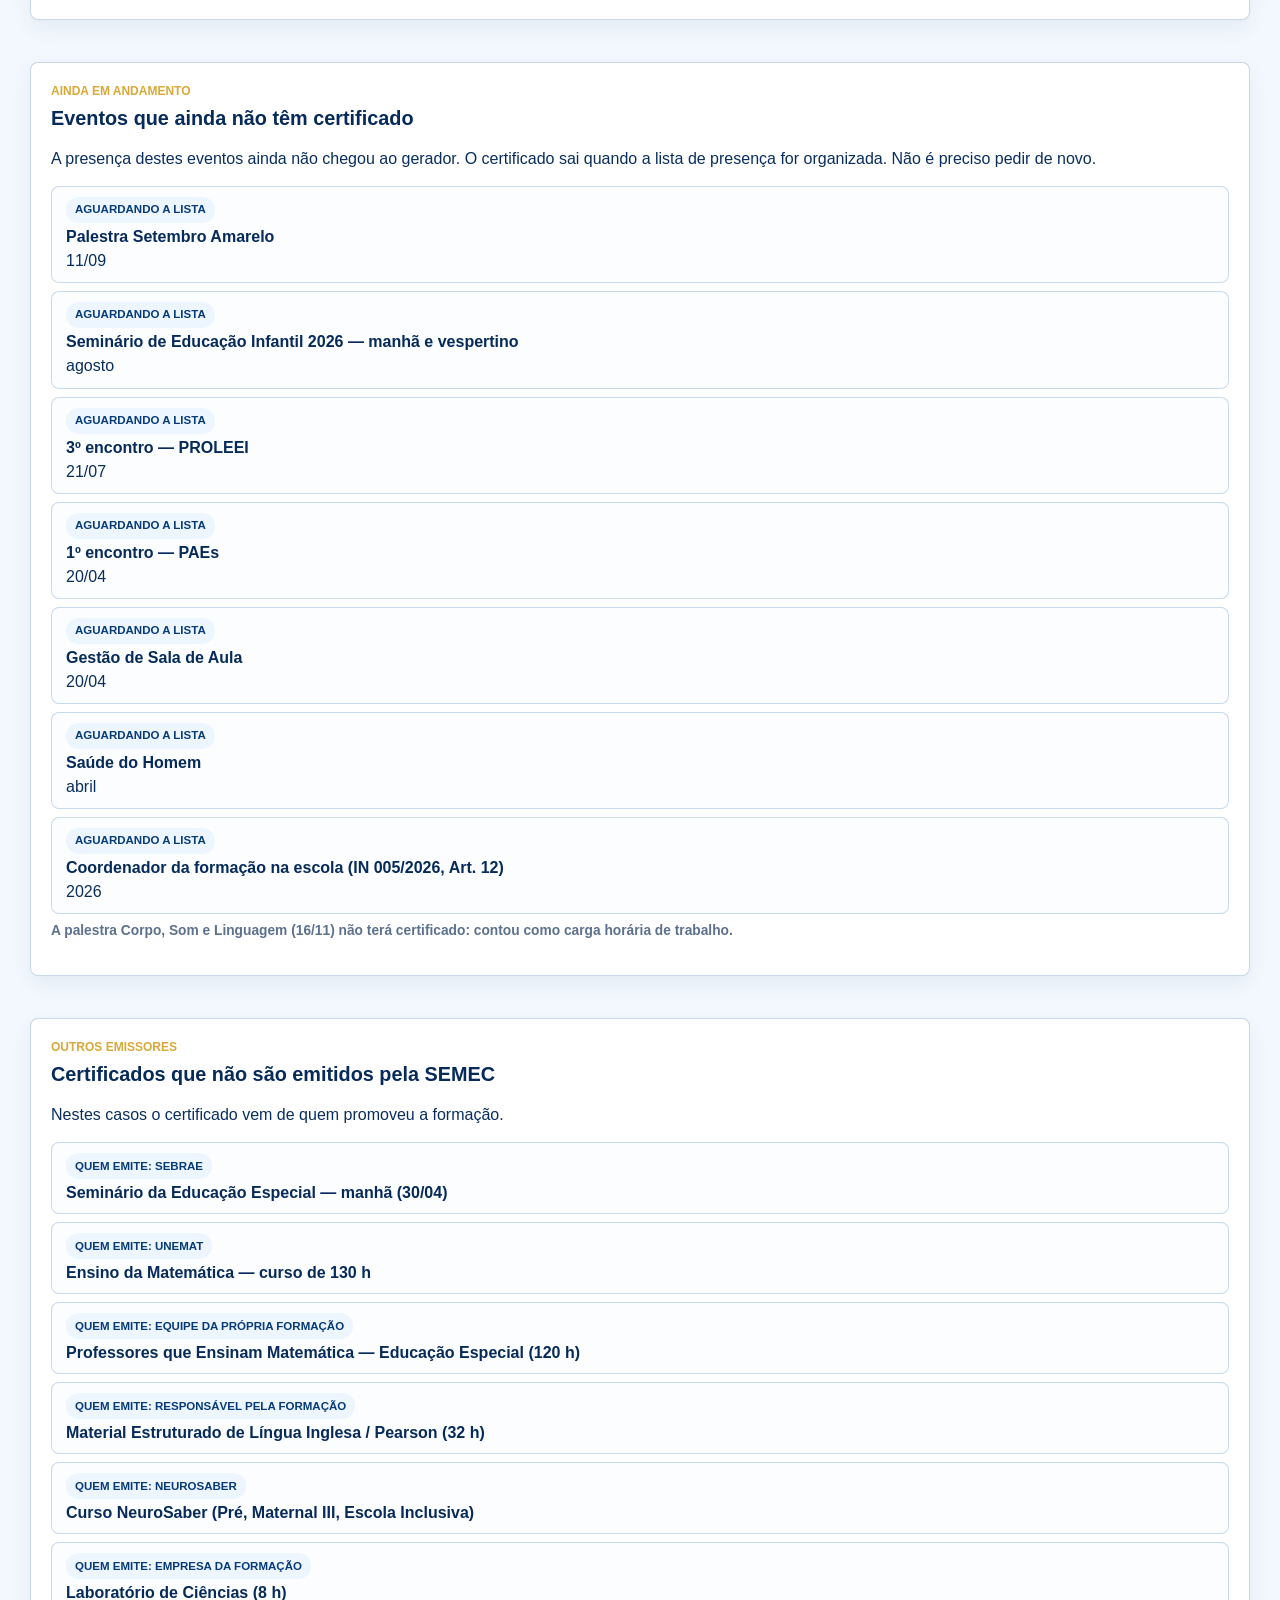
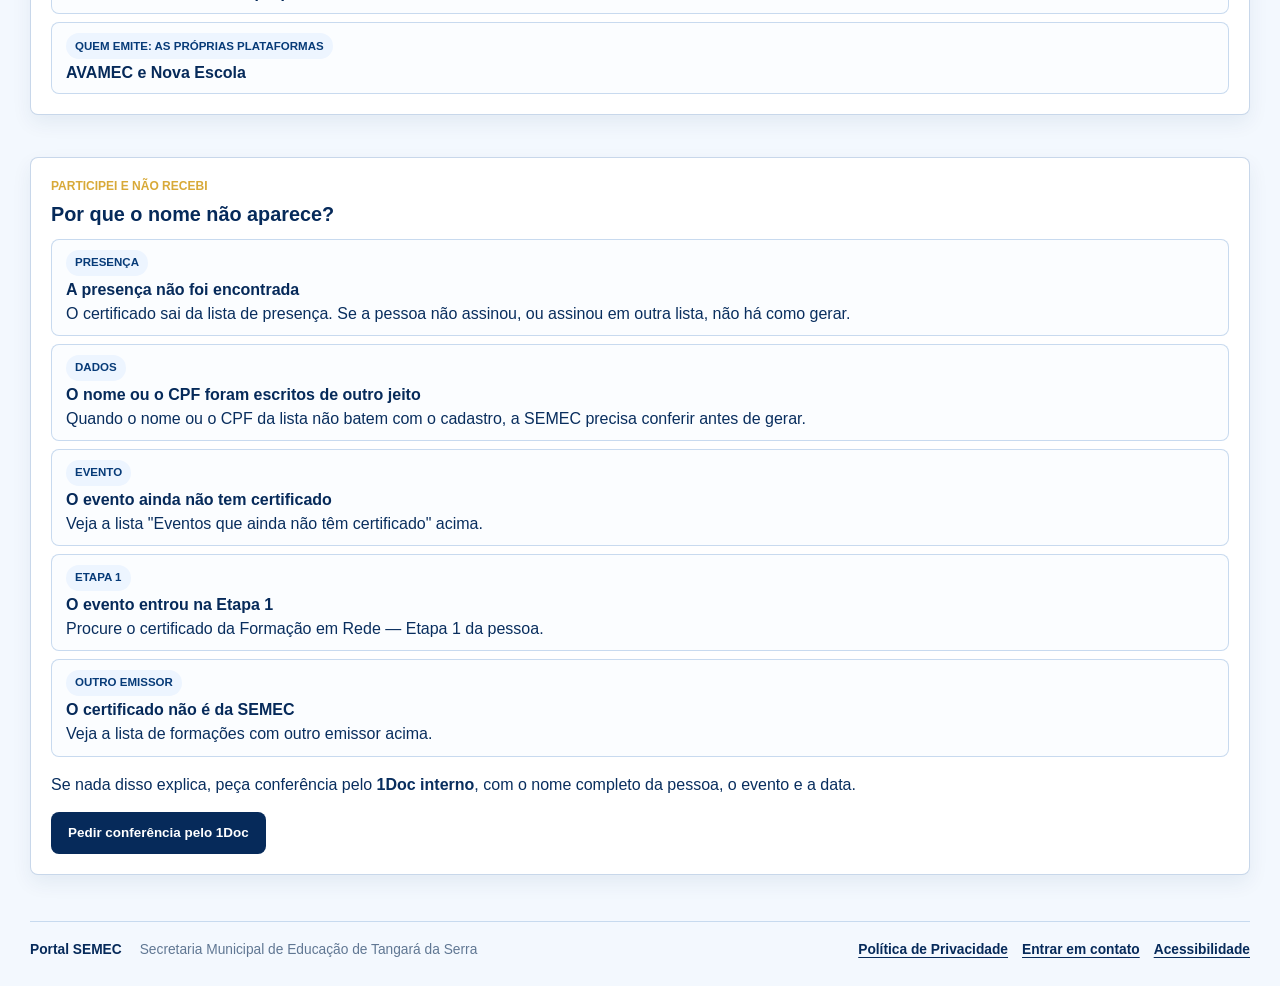
<file: eventos-certificados.html>
<!doctype html>
<html lang="pt-BR">
<head>
  <meta charset="utf-8">
  <meta name="viewport" content="width=device-width, initial-scale=1">
  <title>Eventos com certificado | Área da Escola | Portal SEMEC</title>
  <meta name="description" content="Eventos que já têm certificado e o que fazer quando o nome não aparece.">
  <link rel="stylesheet" href="style.css">
  <link rel="stylesheet" href="css/central-integration.css?v=20261020-lista3">
  <style>
    /* Lista compacta só desta página (19/11/2026). */
    .eventos-lista { gap: 8px; }
    .eventos-lista .school-record-row { gap: 2px; padding: 10px 14px; }
    .eventos-lista .school-record-row h3 { margin: 2px 0 0; font-size: 1rem; }
    .eventos-lista .school-record-row p { margin: 0; }
    .eventos-lista .school-record-row p:empty { display: none; }
  </style>
  <link rel="icon" type="image/png" href="assets/marca/icone-64.png?v=20261020">
</head>
<body class="server-home-page school-area-page school-dashboard-page" data-servidor-protected>
  <a class="skip-link" href="#conteudo-principal">Pular para o conteúdo</a>
  <div class="server-layout" data-server-app>
    
    <aside class="server-sidebar" id="server-sidebar" aria-label="Menu da Área da Escola">
      <div class="server-sidebar__brand">
        <img src="[data-uri]" data-central-main-logo alt="Identidade do Portal SEMEC">
        <div><strong>Portal SEMEC</strong><span>Área da Escola</span></div>
      </div>

      <nav class="server-nav" aria-label="Navegação da Central de Certificados">
        <!-- Mesmo menu das áreas do Portal SEMEC (portalsemec_tgamt). Itens data-nav-area="semec" aparecem só para contas da SEMEC (js/app.js). -->
        <div class="server-nav__group">
          <p>Principal</p>
          <a href="https://formacaocontinuada-hue.github.io/portalsemec_tgamt/index.html"><svg viewBox="0 0 24 24" aria-hidden="true"><path d="M19 12H5M11 6l-6 6 6 6"/></svg>Página inicial do Portal</a>
          <a href="https://formacaocontinuada-hue.github.io/portalsemec_tgamt/escola.html" data-nav-area="escola"><svg viewBox="0 0 24 24" aria-hidden="true"><path d="M3 11 12 4l9 7v9h-6v-6H9v6H3z"/></svg>Início da Escola</a>
          <a href="https://formacaocontinuada-hue.github.io/portalsemec_tgamt/semec.html" data-nav-area="semec" hidden><svg viewBox="0 0 24 24" aria-hidden="true"><path d="M3 11 12 4l9 7v9h-6v-6H9v6H3z"/></svg>Início da SEMEC</a>
          <a data-so-central href="index.html" data-preserve-school><svg viewBox="0 0 24 24" aria-hidden="true"><circle cx="12" cy="9" r="5"/><path d="M8.5 13 7 21l5-2.5 5 2.5-1.5-8"/></svg>Central de Certificados</a>
          <a data-so-central class="is-active" aria-current="page" href="eventos-certificados.html" data-preserve-school><svg viewBox="0 0 24 24" aria-hidden="true"><rect x="3" y="5" width="18" height="16" rx="2"/><path d="M3 10h18M8 14l2 2 4-4"/></svg>Eventos com certificado</a>
          <a data-so-central href="pedidos-correcao.html" data-preserve-school><svg viewBox="0 0 24 24" aria-hidden="true"><path d="M4 20h4L19 9l-4-4L4 16z"/><path d="m13.5 6.5 4 4"/></svg>Pedidos de correção</a>
          <a href="https://formacaocontinuada-hue.github.io/portalsemec_tgamt/calendario.html" data-nav-area="escola"><svg viewBox="0 0 24 24" aria-hidden="true"><rect x="3" y="5" width="18" height="16" rx="2"/><path d="M3 10h18M8 3v4M16 3v4"/></svg>Calendário Escolar</a>
          <a href="https://script.google.com/a/macros/edu.tangaradaserra.mt.gov.br/s/AKfycbwasIQGHfuKFS9zlfo5iAREdpAFfWDIMO6jCYn1LVoOnVvfXzui8xbe-nSWyOEWgVIB/exec" data-nav-area="semec" hidden><svg viewBox="0 0 24 24" aria-hidden="true"><rect x="3" y="5" width="18" height="16" rx="2"/><path d="M3 10h18M8 3v4M16 3v4"/></svg>Gerador de Calendário</a>
          <a href="https://formacaocontinuada-hue.github.io/portalsemec_tgamt/escola.html" data-nav-area="semec" hidden><svg viewBox="0 0 24 24" aria-hidden="true"><path d="M3 21h18M5 21V10l7-5 7 5v11M10 21v-5h4v5"/></svg>Visão da Escola</a>
          <a data-so-central href="https://script.google.com/a/macros/edu.tangaradaserra.mt.gov.br/s/AKfycbzumsOhienpriMj203mudAPjraGwO1_xe8F3ZutcN-skfU3K3jpUY2nvHsfmuCCDF3_dw/exec"><svg viewBox="0 0 24 24" aria-hidden="true"><circle cx="9" cy="8" r="3"/><path d="M3 20c0-3.3 2.7-6 6-6s6 2.7 6 6M16 11h5M18.5 8.5v5"/></svg>Quadro de servidores</a>
          <a href="https://formacaocontinuada-hue.github.io/portalsemec_tgamt/formador.html" data-nav-area="semec" hidden><svg viewBox="0 0 24 24" aria-hidden="true"><path d="M4 5h11a3 3 0 0 1 3 3v11H7a3 3 0 0 1-3-3z"/><path d="M8 9h6M8 13h6"/><path d="M18 8h2v12H8"/></svg>Área do Formador</a>
          <a href="https://script.google.com/a/macros/edu.tangaradaserra.mt.gov.br/s/AKfycbwHRyY3rusynNpVf6PE1_JzXTca9-o8BG9WMfubRR_HABe8bqDoiIS0uqX7zT0Kg4LYbQ/exec" data-nav-area="semec" hidden><svg viewBox="0 0 24 24" aria-hidden="true"><path d="M12 3 5 6v5c0 4.4 3 8.4 7 10 4-1.6 7-5.6 7-10V6z"/><path d="m9 12 2 2 4-4"/></svg>Área do Administrador</a>
          <a href="https://formacaocontinuada-hue.github.io/portalsemec_tgamt/formador.html" data-so-de="formador" hidden><svg viewBox="0 0 24 24" aria-hidden="true"><path d="M3 11 12 4l9 7v9h-6v-6H9v6H3z"/></svg>Início do Formador</a>
          <a href="https://script.google.com/a/macros/edu.tangaradaserra.mt.gov.br/s/AKfycbwkUtTzOueOtOcd8ygmNj5_ojuWpq5Ga5sMVRsgke48nu8tdvNj5ISU06x4ScUqJoKf/exec" data-so-de="formador" hidden><svg viewBox="0 0 24 24" aria-hidden="true"><path d="M4 5h11a3 3 0 0 1 3 3v11H7a3 3 0 0 1-3-3z"/><path d="M8 9h6M8 13h6"/><path d="M18 8h2v12H8"/></svg>Área do Formador</a>
          <a href="https://script.google.com/a/macros/edu.tangaradaserra.mt.gov.br/s/AKfycbwHRyY3rusynNpVf6PE1_JzXTca9-o8BG9WMfubRR_HABe8bqDoiIS0uqX7zT0Kg4LYbQ/exec?tela=evento" data-so-de="formador" hidden><svg viewBox="0 0 24 24" aria-hidden="true"><circle cx="12" cy="9" r="5"/><path d="M8.5 13 7 21l5-2.5 5 2.5-1.5-8"/></svg>Gerar certificados</a>
        </div>

        <div class="server-nav__group">
          <p>Funções adicionais</p>
          <a href="https://formacaocontinuada-hue.github.io/tangara-sorteia/" data-leva-de><svg viewBox="0 0 24 24" aria-hidden="true"><path d="M4 7h16v3a2 2 0 0 0 0 4v3H4v-3a2 2 0 0 0 0-4z"/><path d="M10 7v10"/></svg>Tangará Sorteia</a>
          <a href="https://formacaocontinuada-hue.github.io/calculadora-etapa1/" data-leva-de><svg viewBox="0 0 24 24" aria-hidden="true"><rect x="5" y="3" width="14" height="18" rx="2"/><path d="M8 7h8M8 12h2M14 12h2M8 16h2M14 16h2"/></svg>Calculadora da Etapa I</a>
        </div>

        <div class="server-nav__group">
          <p>Assistência</p>
          <a class="is-active" aria-current="page" href="entrar-em-contato.html" data-preserve-school><svg viewBox="0 0 24 24" aria-hidden="true"><rect x="3" y="5" width="18" height="14" rx="2"/><path d="m3 7 9 6 9-6"/></svg>Entrar em contato</a>
          <a href="politica-privacidade.html" data-preserve-school><svg viewBox="0 0 24 24" aria-hidden="true"><path d="M12 3 5 6v5c0 4.4 3 8.4 7 10 4-1.6 7-5.6 7-10V6z"/></svg>Política de Privacidade</a>
          <a href="acessibilidade.html" data-preserve-school><svg viewBox="0 0 24 24" aria-hidden="true"><circle cx="12" cy="4.5" r="1.5"/><path d="M5 8h14M12 8v6M9 21l3-7 3 7"/></svg>Acessibilidade</a>
        </div>

        <div class="server-nav__group server-nav__group--account" data-so-central>
          <p>Conta</p>
          <button type="button" data-server-logout><svg viewBox="0 0 24 24" aria-hidden="true"><path d="M15 4h4v16h-4M10 8l-4 4 4 4M6 12h10"/></svg>Sair</button>
        </div>
      </nav>
    </aside>

    <button class="server-backdrop" type="button" aria-label="Fechar menu" data-server-backdrop hidden></button>
    <div class="server-workspace">
      
      <header class="server-topbar">
        <div class="server-topbar__left">
          <button class="server-menu-toggle" type="button" aria-label="Abrir menu" aria-controls="server-sidebar" aria-expanded="false" data-server-menu-toggle>
            <span aria-hidden="true"></span><span aria-hidden="true"></span><span aria-hidden="true"></span>
          </button>
          <div><p>Área da Escola / Eventos com certificado</p><h1>Eventos com certificado</h1></div>
        </div>
        <div class="server-topbar__actions">
          <div class="server-user-summary" aria-label="Conta institucional autenticada">
            <span class="server-avatar server-avatar--school"><img src="[data-uri]" alt="" data-school-avatar-img></span>
            <div><strong data-school-name-topbar>Identificando unidade...</strong><span data-account-kind>Conta institucional</span></div>
          </div>
        </div>
      </header>

      <main class="server-main" id="conteudo-principal" tabindex="-1">
        <div class="server-content school-dashboard-content school-page-content">
          
<section class="school-page-heading school-page-heading--training">
  <div class="school-page-heading__content">
    <p class="server-kicker">Participei e não recebi</p>
    <h2>Eventos com certificado</h2>
    <p>Antes de pedir conferência, confira aqui se o evento já teve certificado gerado e por que o nome pode não aparecer. Se a pessoa esteve no evento e o certificado não saiu, faça o pedido em <a href="pedidos-correcao.html" data-preserve-school>Pedidos de correção</a>: ele vai direto para o grupo responsável.</p>
  </div>
</section>

<section class="server-section school-card" id="como-verificar">
  <div class="server-section-heading">
    <div><p class="server-kicker">Passo a passo</p><h2>Como verificar um certificado</h2></div>
  </div>
  <ol class="school-guidance-list">
    <li><strong>Veja se o evento está na lista abaixo.</strong> Se não estiver, o certificado ainda não foi gerado ou não é emitido pela SEMEC.</li>
    <li><strong>Muitos eventos não têm certificado próprio:</strong> entram no certificado da <strong>Formação em Rede — Etapa 1</strong>. Nesse caso, procure a Etapa 1 da pessoa.</li>
    <li><strong>Pesquise o nome da pessoa na Central</strong> (nome completo, pelo menos duas palavras) e confira o ano e a formação nos filtros.</li>
    <li><strong>Não apareceu?</strong> Veja os motivos mais comuns no fim desta página e, se for o caso, peça conferência pelo 1Doc.</li>
  </ol>
  <div class="school-table-actions">
    <a class="server-button server-button--primary" href="index.html" data-preserve-school>Pesquisar na Central</a>
    <a class="server-button server-button--ghost" href="#por-que">Por que não apareceu?</a>
  </div>
</section>

<section class="server-section school-card">
  <div class="server-section-heading">
    <div><p class="server-kicker">Situação em 19/11/2026</p><h2>Certificados já gerados</h2></div>
  </div>
  <div class="school-record-list eventos-lista">
    <article class="school-record-row">
      <span class="school-type">Formação em Rede</span>
      <h3>Formação em Rede — Etapa 1</h3>
      <p>2026 · os 4 encontros e os eventos que entram neles (lista mais abaixo). A carga horária é a soma do que a pessoa participou.</p>
    </article>
    <article class="school-record-row">
      <span class="school-type">Formação em Rede</span>
      <h3>Etapa 2 — Formação no Centro de Ensino</h3>
      <p>2026 · 10 h · feita na própria escola.</p>
    </article>
    <article class="school-record-row">
      <span class="school-type">Alfabetiza MT</span>
      <h3>Alfabetiza MT — 1º e 2º ano</h3>
      <p>2026 · 100 h</p>
    </article>
    <article class="school-record-row">
      <span class="school-type">Alfabetiza MT</span>
      <h3>Alfabetiza MT — 3º ao 5º ano</h3>
      <p>2026 · 64 h</p>
    </article>
    <article class="school-record-row">
      <span class="school-type">Alfabetiza MT</span>
      <h3>Alfabetiza MT — Escolas do Campo</h3>
      <p>2026 · 100 h</p>
    </article>
    <article class="school-record-row">
      <span class="school-type">Alfabetiza MT</span>
      <h3>Alfabetiza MT — Trilha de Gestão</h3>
      <p>2026 · 32 h</p>
    </article>
    <article class="school-record-row">
      <span class="school-type">ProLEEI</span>
      <h3>ProLEEI — Leitura e Escrita na Educação Infantil</h3>
      <p>2026 · 126 h (IN Complementar 04/2026)</p>
    </article>
    <article class="school-record-row">
      <span class="school-type">SITAVE</span>
      <h3>SITAVE — 1ª edição</h3>
      <p>31/03/2026 · 2 h</p>
    </article>
    <article class="school-record-row">
      <span class="school-type">SITAVE</span>
      <h3>SITAVE — 2ª edição</h3>
      <p>16/09/2026 · 2 h</p>
    </article>
    <article class="school-record-row">
      <span class="school-type">SITAVE</span>
      <h3>SITAVE — 3ª edição</h3>
      <p>27/10/2026 · 3 h</p>
    </article>
    <article class="school-record-row">
      <span class="school-type">Palestra</span>
      <h3>Palestra Luciana Brites — Educação Infantil</h3>
      <p>30/01/2026</p>
    </article>
    <article class="school-record-row">
      <span class="school-type">Palestra</span>
      <h3>Palestra NeuroSaber</h3>
      <p>30/01/2026</p>
    </article>
    <article class="school-record-row">
      <span class="school-type">Palestra</span>
      <h3>Palestra Violência contra a Mulher</h3>
      <p>09/03/2026</p>
    </article>
    <article class="school-record-row">
      <span class="school-type">Palestra</span>
      <h3>Palestra Bullying na Escola</h3>
      <p>14/04/2026</p>
    </article>
    <article class="school-record-row">
      <span class="school-type">Palestra</span>
      <h3>Palestra Lei Lucas</h3>
      <p>20/04/2026</p>
    </article>
    <article class="school-record-row">
      <span class="school-type">Seminário</span>
      <h3>Seminário da Educação Especial — tarde</h3>
      <p>30/04/2026</p>
    </article>
    <article class="school-record-row">
      <span class="school-type">Palestra</span>
      <h3>Palestra Rede de Proteção contra a violência a crianças e adolescentes</h3>
      <p>20/05/2026</p>
    </article>
    <article class="school-record-row">
      <span class="school-type">Palestra</span>
      <h3>Palestra Enfrentamento ao Trabalho Infantil</h3>
      <p>11/06/2026</p>
    </article>
    <article class="school-record-row">
      <span class="school-type">Palestra</span>
      <h3>Palestra Agosto Lilás</h3>
      <p>20/08/2026</p>
    </article>
  </div>
</section>

<section class="server-section school-card">
  <div class="server-section-heading">
    <div><p class="server-kicker">Sem certificado próprio</p><h2>Eventos que entram na Formação em Rede — Etapa 1</h2></div>
  </div>
  <p>A participação nestes eventos aparece no verso do certificado da Etapa 1, com a data e a carga horária de cada um.</p>
  <ul class="school-guidance-list">
    <li>Semana Pedagógica (janeiro)</li>
    <li>Capacitação PAE (19/02)</li>
    <li>Sistematização Curricular (11/03)</li>
    <li>Palestras Atendimento Humanizado e Comunicação Eficaz (20/04)</li>
    <li>Reuniões de coordenadores da Educação Infantil (15/04, 21/05 e 15/09)</li>
    <li>Palestras Fortalecendo Quem Cuida e Quando a Escola Chama de Volta (21/07)</li>
    <li>BNCC da Computação</li>
    <li>Capacitação de Merendeiras</li>
    <li>Mais Infância</li>
    <li>Berçário e Maternal (21/10)</li>
    <li>Encontro de diretores (29/10)</li>
    <li>Cada sessão dos quatro encontros, inclusive as da UNEMAT e da NeuroSaber feitas dentro deles</li>
  </ul>
</section>

<section class="server-section school-card">
  <div class="server-section-heading">
    <div><p class="server-kicker">Ainda em andamento</p><h2>Eventos que ainda não têm certificado</h2></div>
  </div>
  <p>A presença destes eventos ainda não chegou ao gerador. O certificado sai quando a lista de presença for organizada. Não é preciso pedir de novo.</p>
  <div class="school-record-list eventos-lista">
    <article class="school-record-row">
      <span class="school-type">Aguardando a lista</span>
      <h3>Palestra Setembro Amarelo</h3>
      <p>11/09</p>
    </article>
    <article class="school-record-row">
      <span class="school-type">Aguardando a lista</span>
      <h3>Seminário de Educação Infantil 2026 — manhã e vespertino</h3>
      <p>agosto</p>
    </article>
    <article class="school-record-row">
      <span class="school-type">Aguardando a lista</span>
      <h3>3º encontro — PROLEEI</h3>
      <p>21/07</p>
    </article>
    <article class="school-record-row">
      <span class="school-type">Aguardando a lista</span>
      <h3>1º encontro — PAEs</h3>
      <p>20/04</p>
    </article>
    <article class="school-record-row">
      <span class="school-type">Aguardando a lista</span>
      <h3>Gestão de Sala de Aula</h3>
      <p>20/04</p>
    </article>
    <article class="school-record-row">
      <span class="school-type">Aguardando a lista</span>
      <h3>Saúde do Homem</h3>
      <p>abril</p>
    </article>
    <article class="school-record-row">
      <span class="school-type">Aguardando a lista</span>
      <h3>Coordenador da formação na escola (IN 005/2026, Art. 12)</h3>
      <p>2026</p>
    </article>
  </div>
  <p class="school-table-subtext">A palestra Corpo, Som e Linguagem (16/11) não terá certificado: contou como carga horária de trabalho.</p>
</section>

<section class="server-section school-card">
  <div class="server-section-heading">
    <div><p class="server-kicker">Outros emissores</p><h2>Certificados que não são emitidos pela SEMEC</h2></div>
  </div>
  <p>Nestes casos o certificado vem de quem promoveu a formação.</p>
  <div class="school-record-list eventos-lista">
    <article class="school-record-row">
      <span class="school-type">Quem emite: SEBRAE</span>
      <h3>Seminário da Educação Especial — manhã (30/04)</h3>
      <p></p>
    </article>
    <article class="school-record-row">
      <span class="school-type">Quem emite: UNEMAT</span>
      <h3>Ensino da Matemática — curso de 130 h</h3>
      <p></p>
    </article>
    <article class="school-record-row">
      <span class="school-type">Quem emite: Equipe da própria formação</span>
      <h3>Professores que Ensinam Matemática — Educação Especial (120 h)</h3>
      <p></p>
    </article>
    <article class="school-record-row">
      <span class="school-type">Quem emite: Responsável pela formação</span>
      <h3>Material Estruturado de Língua Inglesa / Pearson (32 h)</h3>
      <p></p>
    </article>
    <article class="school-record-row">
      <span class="school-type">Quem emite: NeuroSaber</span>
      <h3>Curso NeuroSaber (Pré, Maternal III, Escola Inclusiva)</h3>
      <p></p>
    </article>
    <article class="school-record-row">
      <span class="school-type">Quem emite: Empresa da formação</span>
      <h3>Laboratório de Ciências (8 h)</h3>
      <p></p>
    </article>
    <article class="school-record-row">
      <span class="school-type">Quem emite: As próprias plataformas</span>
      <h3>AVAMEC e Nova Escola</h3>
      <p></p>
    </article>
  </div>
</section>

<section class="server-section school-card" id="por-que">
  <div class="server-section-heading">
    <div><p class="server-kicker">Participei e não recebi</p><h2>Por que o nome não aparece?</h2></div>
  </div>
  <div class="school-record-list eventos-lista">
    <article class="school-record-row">
      <span class="school-type">Presença</span>
      <h3>A presença não foi encontrada</h3>
      <p>O certificado sai da lista de presença. Se a pessoa não assinou, ou assinou em outra lista, não há como gerar.</p>
    </article>
    <article class="school-record-row">
      <span class="school-type">Dados</span>
      <h3>O nome ou o CPF foram escritos de outro jeito</h3>
      <p>Quando o nome ou o CPF da lista não batem com o cadastro, a SEMEC precisa conferir antes de gerar.</p>
    </article>
    <article class="school-record-row">
      <span class="school-type">Evento</span>
      <h3>O evento ainda não tem certificado</h3>
      <p>Veja a lista "Eventos que ainda não têm certificado" acima.</p>
    </article>
    <article class="school-record-row">
      <span class="school-type">Etapa 1</span>
      <h3>O evento entrou na Etapa 1</h3>
      <p>Procure o certificado da Formação em Rede — Etapa 1 da pessoa.</p>
    </article>
    <article class="school-record-row">
      <span class="school-type">Outro emissor</span>
      <h3>O certificado não é da SEMEC</h3>
      <p>Veja a lista de formações com outro emissor acima.</p>
    </article>
  </div>
  <p>Se nada disso explica, peça conferência pelo <strong>1Doc interno</strong>, com o nome completo da pessoa, o evento e a data.</p>
  <div class="school-table-actions">
    <a class="server-button server-button--primary" href="entrar-em-contato.html" data-preserve-school>Pedir conferência pelo 1Doc</a>
  </div>
</section>

          <footer class="server-footer">
            <strong>Portal SEMEC</strong>
            <span>Secretaria Municipal de Educação de Tangará da Serra</span>
            <nav aria-label="Rodapé interno">
              <a href="politica-privacidade.html" data-preserve-school>Política de Privacidade</a>
              <a href="entrar-em-contato.html" data-preserve-school>Entrar em contato</a>
              <a href="acessibilidade.html" data-preserve-school>Acessibilidade</a>
            </nav>
          </footer>

        </div>
      </main>
    </div>
  </div>

  <div class="server-modal server-modal--floating school-dialog" role="dialog" aria-modal="true" aria-labelledby="school-dialog-title" data-school-dialog hidden>
    <div class="server-modal__panel server-modal__panel--floating" tabindex="-1">
      <button class="server-floating-close" type="button" aria-label="Fechar" data-dialog-close><svg viewBox="0 0 24 24" aria-hidden="true"><path d="M18 6 6 18"></path><path d="m6 6 12 12"></path></svg></button>
      <p class="server-kicker" data-dialog-kicker>Área da Escola</p>
      <h2 id="school-dialog-title" data-dialog-title>Informação</h2>
      <div class="server-floating-body" data-dialog-body></div>
      <div class="server-modal__actions" data-dialog-actions></div>
    </div>
  </div>


  <div class="server-modal" role="dialog" aria-modal="true" aria-labelledby="server-logout-title" data-server-logout-dialog hidden>
    <div class="server-modal__panel" tabindex="-1">
      <h2 id="server-logout-title">Sair da Central de Certificados?</h2>
      <p>Você precisará entrar novamente para acessar os certificados da unidade.</p>
      <div class="server-modal__actions">
        <button class="server-button server-button--primary" type="button" data-server-logout-cancel>Continuar na Central</button>
        <button class="server-button server-button--ghost" type="button" data-server-logout-confirm>Sair</button>
      </div>
    </div>
  </div>

  <section class="server-placeholder-main" data-central-logged-out hidden>
    <div class="server-placeholder-card">
      <p class="server-kicker">Central de Certificados</p>
      <h1>Sessão encerrada</h1>
      <p>O acesso institucional foi encerrado nesta prévia da interface.</p>
      <button class="server-button server-button--primary" type="button" data-central-enter-again>Entrar novamente</button>
    </div>
  </section>

  <script src="js/logos.js?v=20261020"></script>
  <script src="js/escolas.js"></script>
  <script src="js/formacoes.js"></script>
  <script src="js/backend.js"></script>
  <script src="js/volta.js?v=20261125"></script>
  <script src="js/app.js?v=20261125-rotas"></script>
</body>
</html>
</file>
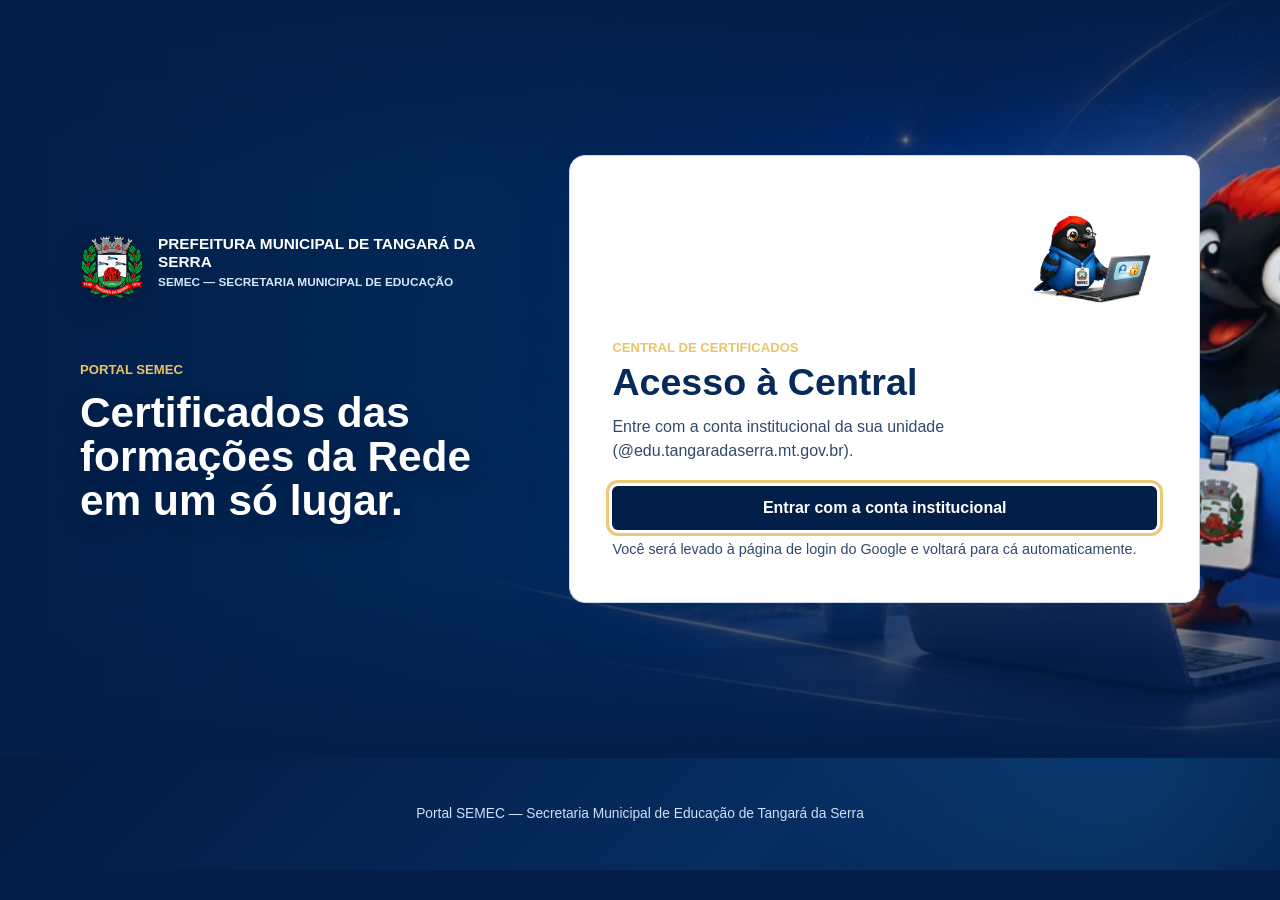
<file: pedidos-correcao.html>
<!doctype html>
<html lang="pt-BR">
<head>
  <meta charset="utf-8">
  <meta name="viewport" content="width=device-width, initial-scale=1">
  <title>Pedidos de correção | Área da Escola | Portal SEMEC</title>
  <meta name="description" content="Pedir a correção de um certificado ao grupo responsável e acompanhar a resposta.">
  <link rel="stylesheet" href="style.css">
  <link rel="stylesheet" href="css/central-integration.css?v=20261020-lista3">
  <link rel="icon" type="image/png" href="assets/marca/icone-64.png?v=20261020">
  <style>
    /* Pedidos de correção (25/11/2026) — só desta página. */
    [data-pc-form] [hidden], [data-pc-form][hidden] { display: none !important; }
    .pc-form { display: grid; gap: 16px; }
    .pc-campo { display: grid; gap: 6px; color: #092e5e; font-weight: 800; min-width: 0; }
    .pc-campo > span { font-size: 0.86rem; }
    .pc-campo small { color: #607793; font-weight: 700; }
    .pc-campo input, .pc-campo select, .pc-campo textarea { width: 100%; box-sizing: border-box; padding: 10px 12px; border: 1px solid #afc4da;
      border-radius: 10px; background: #fff; color: #092e5e; font: inherit; font-weight: 600; }
    .pc-campo input:focus, .pc-campo select:focus, .pc-campo textarea:focus { outline: 3px solid rgba(23, 103, 173, 0.2); border-color: #1767ad; }
    .pc-duas { display: grid; grid-template-columns: repeat(2, minmax(0, 1fr)); gap: 14px; }
    @media (max-width: 640px) { .pc-duas { grid-template-columns: minmax(0, 1fr); } }
    .pc-tipos { display: grid; grid-template-columns: repeat(auto-fit, minmax(180px, 1fr)); gap: 10px; }
    .pc-tipo { display: flex; gap: 10px; align-items: flex-start; padding: 12px 14px; border: 1px solid #c9d7e6; border-radius: 12px; cursor: pointer; background: #fff; }
    .pc-tipo:has(input:checked) { border: 2px solid #092e5e; background: #edf5ff; }
    .pc-tipo input { margin-top: 3px; }
    .pc-tipo b { display: block; color: #092e5e; }
    .pc-tipo small { color: #607793; }
    .pc-cert { display: grid; gap: 4px; padding: 12px 14px; border-radius: 12px; background: #f3f7fb; border: 1px solid #d7e3ef; color: #31496d; }
    .pc-cert strong { color: #092e5e; }
    .pc-para { display: flex; gap: 12px; align-items: center; padding: 12px 14px; border-radius: 12px; background: #e9f8ef; border: 1px solid #bfe3cb; color: #17623a; font-weight: 700; }
    .pc-para svg { width: 22px; height: 22px; flex: 0 0 auto; fill: none; stroke: currentColor; stroke-width: 2; }
    .pc-msg { padding: 10px 12px; border-radius: 10px; font-weight: 700; }
    .pc-msg--erro { background: #ffefed; color: #89312a; }
    .pc-msg--ok { background: #e9f8ef; color: #17623a; }
    .pc-acoes { display: flex; flex-wrap: wrap; gap: 10px; justify-content: flex-end; }
    .pc-filtros { display: flex; flex-wrap: wrap; gap: 8px; margin-bottom: 12px; }
    .pc-filtro { min-height: 36px; padding: 6px 14px; border: 1px solid #c9d7e6; border-radius: 999px; background: #fff; color: #092e5e; font: inherit; font-weight: 800; cursor: pointer; }
    .pc-filtro[aria-pressed="true"] { background: #092e5e; border-color: #092e5e; color: #fff; }
    .pc-lista { display: grid; gap: 10px; }
    .pc-item { display: grid; gap: 6px; padding: 14px 16px; border: 1px solid #d7e3ef; border-radius: 12px; background: #fff; min-width: 0; }
    .pc-item__topo { display: flex; flex-wrap: wrap; gap: 8px; align-items: center; justify-content: space-between; color: #607793; font-size: 0.84rem; }
    .pc-item h3 { margin: 0; color: #092e5e; font-size: 1rem; overflow-wrap: anywhere; }
    .pc-item p { margin: 0; color: #31496d; font-size: 0.9rem; overflow-wrap: anywhere; }
    .pc-resposta { padding: 10px 12px; border-radius: 10px; background: #edf5ff; color: #31496d; font-size: 0.9rem; }
    .pc-novo { display: flex; flex-wrap: wrap; gap: 10px; align-items: center; justify-content: space-between; padding: 10px 12px; border-radius: 10px; background: #e9f8ef; color: #17623a; font-weight: 700; }
    .pc-vazio { padding: 18px; border: 1px dashed #c9d7e6; border-radius: 12px; color: #607793; text-align: center; }
  </style>
</head>
<body class="server-home-page school-area-page school-dashboard-page" data-servidor-protected>
  <a class="skip-link" href="#conteudo-principal">Pular para o conteúdo</a>
  <div class="server-layout" data-server-app>
    
    <aside class="server-sidebar" id="server-sidebar" aria-label="Menu da Área da Escola">
      <div class="server-sidebar__brand">
        <img src="[data-uri]" data-central-main-logo alt="Identidade do Portal SEMEC">
        <div><strong>Portal SEMEC</strong><span>Área da Escola</span></div>
      </div>

      <nav class="server-nav" aria-label="Navegação da Central de Certificados">
        <!-- Mesmo menu das áreas do Portal SEMEC (portalsemec_tgamt). Itens data-nav-area="semec" aparecem só para contas da SEMEC (js/app.js). -->
        <div class="server-nav__group">
          <p>Principal</p>
          <a href="https://formacaocontinuada-hue.github.io/portalsemec_tgamt/index.html"><svg viewBox="0 0 24 24" aria-hidden="true"><path d="M19 12H5M11 6l-6 6 6 6"/></svg>Página inicial do Portal</a>
          <a href="https://formacaocontinuada-hue.github.io/portalsemec_tgamt/escola.html" data-nav-area="escola"><svg viewBox="0 0 24 24" aria-hidden="true"><path d="M3 11 12 4l9 7v9h-6v-6H9v6H3z"/></svg>Início da Escola</a>
          <a href="https://formacaocontinuada-hue.github.io/portalsemec_tgamt/semec.html" data-nav-area="semec" hidden><svg viewBox="0 0 24 24" aria-hidden="true"><path d="M3 11 12 4l9 7v9h-6v-6H9v6H3z"/></svg>Início da SEMEC</a>
          <a data-so-central href="index.html" data-preserve-school><svg viewBox="0 0 24 24" aria-hidden="true"><circle cx="12" cy="9" r="5"/><path d="M8.5 13 7 21l5-2.5 5 2.5-1.5-8"/></svg>Central de Certificados</a>
          <a data-so-central href="eventos-certificados.html" data-preserve-school><svg viewBox="0 0 24 24" aria-hidden="true"><rect x="3" y="5" width="18" height="16" rx="2"/><path d="M3 10h18M8 14l2 2 4-4"/></svg>Eventos com certificado</a>
          <a data-so-central class="is-active" aria-current="page" href="pedidos-correcao.html" data-preserve-school><svg viewBox="0 0 24 24" aria-hidden="true"><path d="M4 20h4L19 9l-4-4L4 16z"/><path d="m13.5 6.5 4 4"/></svg>Pedidos de correção</a>
          <a href="https://formacaocontinuada-hue.github.io/portalsemec_tgamt/calendario.html" data-nav-area="escola"><svg viewBox="0 0 24 24" aria-hidden="true"><rect x="3" y="5" width="18" height="16" rx="2"/><path d="M3 10h18M8 3v4M16 3v4"/></svg>Calendário Escolar</a>
          <a href="https://script.google.com/a/macros/edu.tangaradaserra.mt.gov.br/s/AKfycbwasIQGHfuKFS9zlfo5iAREdpAFfWDIMO6jCYn1LVoOnVvfXzui8xbe-nSWyOEWgVIB/exec" data-nav-area="semec" hidden><svg viewBox="0 0 24 24" aria-hidden="true"><rect x="3" y="5" width="18" height="16" rx="2"/><path d="M3 10h18M8 3v4M16 3v4"/></svg>Gerador de Calendário</a>
          <a href="https://formacaocontinuada-hue.github.io/portalsemec_tgamt/escola.html" data-nav-area="semec" hidden><svg viewBox="0 0 24 24" aria-hidden="true"><path d="M3 21h18M5 21V10l7-5 7 5v11M10 21v-5h4v5"/></svg>Visão da Escola</a>
          <a data-so-central href="https://script.google.com/a/macros/edu.tangaradaserra.mt.gov.br/s/AKfycbzumsOhienpriMj203mudAPjraGwO1_xe8F3ZutcN-skfU3K3jpUY2nvHsfmuCCDF3_dw/exec"><svg viewBox="0 0 24 24" aria-hidden="true"><circle cx="9" cy="8" r="3"/><path d="M3 20c0-3.3 2.7-6 6-6s6 2.7 6 6M16 11h5M18.5 8.5v5"/></svg>Quadro de servidores</a>
          <a href="https://formacaocontinuada-hue.github.io/portalsemec_tgamt/formador.html" data-nav-area="semec" hidden><svg viewBox="0 0 24 24" aria-hidden="true"><path d="M4 5h11a3 3 0 0 1 3 3v11H7a3 3 0 0 1-3-3z"/><path d="M8 9h6M8 13h6"/><path d="M18 8h2v12H8"/></svg>Área do Formador</a>
          <a href="https://script.google.com/a/macros/edu.tangaradaserra.mt.gov.br/s/AKfycbwHRyY3rusynNpVf6PE1_JzXTca9-o8BG9WMfubRR_HABe8bqDoiIS0uqX7zT0Kg4LYbQ/exec" data-nav-area="semec" hidden><svg viewBox="0 0 24 24" aria-hidden="true"><path d="M12 3 5 6v5c0 4.4 3 8.4 7 10 4-1.6 7-5.6 7-10V6z"/><path d="m9 12 2 2 4-4"/></svg>Área do Administrador</a>
          <a href="https://formacaocontinuada-hue.github.io/portalsemec_tgamt/formador.html" data-so-de="formador" hidden><svg viewBox="0 0 24 24" aria-hidden="true"><path d="M3 11 12 4l9 7v9h-6v-6H9v6H3z"/></svg>Início do Formador</a>
          <a href="https://script.google.com/a/macros/edu.tangaradaserra.mt.gov.br/s/AKfycbwkUtTzOueOtOcd8ygmNj5_ojuWpq5Ga5sMVRsgke48nu8tdvNj5ISU06x4ScUqJoKf/exec" data-so-de="formador" hidden><svg viewBox="0 0 24 24" aria-hidden="true"><path d="M4 5h11a3 3 0 0 1 3 3v11H7a3 3 0 0 1-3-3z"/><path d="M8 9h6M8 13h6"/><path d="M18 8h2v12H8"/></svg>Área do Formador</a>
          <a href="https://script.google.com/a/macros/edu.tangaradaserra.mt.gov.br/s/AKfycbwHRyY3rusynNpVf6PE1_JzXTca9-o8BG9WMfubRR_HABe8bqDoiIS0uqX7zT0Kg4LYbQ/exec?tela=evento" data-so-de="formador" hidden><svg viewBox="0 0 24 24" aria-hidden="true"><circle cx="12" cy="9" r="5"/><path d="M8.5 13 7 21l5-2.5 5 2.5-1.5-8"/></svg>Gerar certificados</a>
        </div>

        <div class="server-nav__group">
          <p>Funções adicionais</p>
          <a href="https://formacaocontinuada-hue.github.io/tangara-sorteia/" data-leva-de><svg viewBox="0 0 24 24" aria-hidden="true"><path d="M4 7h16v3a2 2 0 0 0 0 4v3H4v-3a2 2 0 0 0 0-4z"/><path d="M10 7v10"/></svg>Tangará Sorteia</a>
          <a href="https://formacaocontinuada-hue.github.io/calculadora-etapa1/" data-leva-de><svg viewBox="0 0 24 24" aria-hidden="true"><rect x="5" y="3" width="14" height="18" rx="2"/><path d="M8 7h8M8 12h2M14 12h2M8 16h2M14 16h2"/></svg>Calculadora da Etapa I</a>
        </div>

        <div class="server-nav__group">
          <p>Assistência</p>
          <a href="entrar-em-contato.html" data-preserve-school><svg viewBox="0 0 24 24" aria-hidden="true"><rect x="3" y="5" width="18" height="14" rx="2"/><path d="m3 7 9 6 9-6"/></svg>Entrar em contato</a>
          <a href="politica-privacidade.html" data-preserve-school><svg viewBox="0 0 24 24" aria-hidden="true"><path d="M12 3 5 6v5c0 4.4 3 8.4 7 10 4-1.6 7-5.6 7-10V6z"/></svg>Política de Privacidade</a>
          <a href="acessibilidade.html" data-preserve-school><svg viewBox="0 0 24 24" aria-hidden="true"><circle cx="12" cy="4.5" r="1.5"/><path d="M5 8h14M12 8v6M9 21l3-7 3 7"/></svg>Acessibilidade</a>
        </div>

        <div class="server-nav__group server-nav__group--account" data-so-central>
          <p>Conta</p>
          <button type="button" data-server-logout><svg viewBox="0 0 24 24" aria-hidden="true"><path d="M15 4h4v16h-4M10 8l-4 4 4 4M6 12h10"/></svg>Sair</button>
        </div>
      </nav>
    </aside>

    <button class="server-backdrop" type="button" aria-label="Fechar menu" data-server-backdrop hidden></button>
    <div class="server-workspace">
      
      <header class="server-topbar">
        <div class="server-topbar__left">
          <button class="server-menu-toggle" type="button" aria-label="Abrir menu" aria-controls="server-sidebar" aria-expanded="false" data-server-menu-toggle>
            <span aria-hidden="true"></span><span aria-hidden="true"></span><span aria-hidden="true"></span>
          </button>
          <div><p>Área da Escola / Pedidos de correção</p><h1>Pedidos de correção</h1></div>
        </div>
        <div class="server-topbar__actions">
          <div class="server-user-summary" aria-label="Conta institucional autenticada">
            <span class="server-avatar server-avatar--school"><img src="[data-uri]" alt="" data-school-avatar-img></span>
            <div><strong data-school-name-topbar>Identificando unidade...</strong><span data-account-kind>Conta institucional</span></div>
          </div>
        </div>
      </header>

      <main class="server-main" id="conteudo-principal" tabindex="-1">
        <div class="server-content school-dashboard-content school-page-content">
          
<section class="school-page-heading school-page-heading--training">
  <div class="school-page-heading__content">
    <p class="server-kicker">Certificados</p>
    <h2>Pedidos de correção</h2>
    <p>Peça a correção de um certificado. O pedido vai direto para o grupo responsável pelo evento, que confere e reemite. A resposta e o certificado novo aparecem aqui.</p>
  </div>
</section>

<section class="server-section school-card" aria-labelledby="pc-titulo-novo">
  <div class="server-section-heading">
    <div><p class="server-kicker">Novo pedido</p><h2 id="pc-titulo-novo">O que precisa ser corrigido?</h2></div>
  </div>
  <p data-pc-carregando>Carregando…</p>
  <form class="pc-form" data-pc-form hidden novalidate>
    <div class="pc-cert" data-pc-cert hidden></div>
    <p class="school-table-subtext" data-pc-semcert hidden>Para corrigir um certificado que já saiu, abra a <a href="index.html" data-preserve-school>Central</a>, procure a pessoa e use <strong>Corrigir</strong> no certificado. Aqui embaixo é para quem <strong>participou e não recebeu</strong>.</p>
    <fieldset style="border:0;margin:0;padding:0;display:grid;gap:8px">
      <legend class="pc-campo" style="padding:0;margin-bottom:6px"><span>O que está errado *</span></legend>
      <div class="pc-tipos" data-pc-tipos></div>
    </fieldset>
    <label class="pc-campo" data-pc-campo="formacao" hidden><span>Formação *</span><select data-pc-formacao></select></label>
    <label class="pc-campo" data-pc-campo="evento" hidden><span>Em qual evento da Etapa I? *</span><select data-pc-evento></select>
      <small>Cada evento tem um grupo responsável. Na dúvida, escolha o evento em que a pessoa esteve.</small></label>
    <label class="pc-campo" data-pc-campo="nome" hidden><span>Nome correto *</span><input type="text" maxlength="120" autocomplete="off" data-pc-nome>
      <small>Como deve sair no certificado (nome completo, com acentos).</small></label>
    <label class="pc-campo" data-pc-campo="horas" hidden><span>Carga horária certa (horas)</span><input type="number" min="0.5" max="400" step="0.5" inputmode="decimal" data-pc-horas></label>
    <div class="pc-duas" data-pc-campo="falta" hidden>
      <label class="pc-campo"><span>Nome completo da pessoa *</span><input type="text" maxlength="120" autocomplete="off" data-pc-nomecompleto></label>
      <label class="pc-campo"><span>CPF (se souber)</span><input type="text" inputmode="numeric" maxlength="14" autocomplete="off" data-pc-cpf>
        <small>Ajuda a achar a pessoa no cadastro. Não aparece em nenhuma tela.</small></label>
    </div>
    <label class="pc-campo"><span data-pc-desc-rotulo>Explique (opcional)</span><textarea rows="3" maxlength="1000" data-pc-desc placeholder="Ex.: participou de manhã e de tarde; o certificado mostra só a manhã."></textarea>
      <small>Não escreva CPF aqui.</small></label>
    <div class="pc-para" data-pc-para hidden><svg viewBox="0 0 24 24" aria-hidden="true"><path d="M5 12h14M13 6l6 6-6 6"/></svg><span data-pc-para-texto></span></div>
    <div data-pc-msg></div>
    <div class="pc-acoes">
      <button class="server-button server-button--ghost" type="button" data-pc-limpar>Limpar</button>
      <button class="server-button server-button--primary" type="submit" data-pc-enviar>Enviar pedido</button>
    </div>
  </form>
</section>

<section class="server-section school-card" aria-labelledby="pc-titulo-lista">
  <div class="server-section-heading">
    <div><p class="server-kicker">Acompanhar</p><h2 id="pc-titulo-lista">Pedidos da escola</h2></div>
    <button class="server-button server-button--ghost" type="button" data-pc-atualizar>Atualizar</button>
  </div>
  <div class="pc-filtros" role="group" aria-label="Mostrar">
    <button class="pc-filtro" type="button" data-pc-filtro="andamento" aria-pressed="true">Em andamento</button>
    <button class="pc-filtro" type="button" data-pc-filtro="respondidos" aria-pressed="false">Respondidos</button>
    <button class="pc-filtro" type="button" data-pc-filtro="todos" aria-pressed="false">Todos</button>
  </div>
  <div class="pc-lista" data-pc-lista></div>
  <p class="school-table-subtext">Por proteção de dados, o CPF não aparece aqui. Assuntos que precisam de protocolo oficial continuam pelo 1Doc (veja <a href="entrar-em-contato.html" data-preserve-school>Entrar em contato</a>).</p>
</section>

          <footer class="server-footer">
            <strong>Portal SEMEC</strong>
            <span>Secretaria Municipal de Educação de Tangará da Serra</span>
            <nav aria-label="Rodapé interno">
              <a href="politica-privacidade.html" data-preserve-school>Política de Privacidade</a>
              <a href="entrar-em-contato.html" data-preserve-school>Entrar em contato</a>
              <a href="acessibilidade.html" data-preserve-school>Acessibilidade</a>
            </nav>
          </footer>

        </div>
      </main>
    </div>
  </div>

  <div class="server-modal server-modal--floating school-dialog" role="dialog" aria-modal="true" aria-labelledby="school-dialog-title" data-school-dialog hidden>
    <div class="server-modal__panel server-modal__panel--floating" tabindex="-1">
      <button class="server-floating-close" type="button" aria-label="Fechar" data-dialog-close><svg viewBox="0 0 24 24" aria-hidden="true"><path d="M18 6 6 18"></path><path d="m6 6 12 12"></path></svg></button>
      <p class="server-kicker" data-dialog-kicker>Área da Escola</p>
      <h2 id="school-dialog-title" data-dialog-title>Informação</h2>
      <div class="server-floating-body" data-dialog-body></div>
      <div class="server-modal__actions" data-dialog-actions></div>
    </div>
  </div>


  <div class="server-modal" role="dialog" aria-modal="true" aria-labelledby="server-logout-title" data-server-logout-dialog hidden>
    <div class="server-modal__panel" tabindex="-1">
      <h2 id="server-logout-title">Sair da Central de Certificados?</h2>
      <p>Você precisará entrar novamente para acessar os certificados da unidade.</p>
      <div class="server-modal__actions">
        <button class="server-button server-button--primary" type="button" data-server-logout-cancel>Continuar na Central</button>
        <button class="server-button server-button--ghost" type="button" data-server-logout-confirm>Sair</button>
      </div>
    </div>
  </div>

  <section class="server-placeholder-main" data-central-logged-out hidden>
    <div class="server-placeholder-card">
      <p class="server-kicker">Central de Certificados</p>
      <h1>Sessão encerrada</h1>
      <p>O acesso institucional foi encerrado nesta prévia da interface.</p>
      <button class="server-button server-button--primary" type="button" data-central-enter-again>Entrar novamente</button>
    </div>
  </section>

  <script src="js/logos.js?v=20261020"></script>
  <script src="js/escolas.js"></script>
  <script src="js/formacoes.js"></script>
  <script src="js/backend.js"></script>
  <script src="js/volta.js?v=20261125"></script>
  <script src="js/app.js?v=20261125-rotas"></script>
  <script src="js/correcoes.js?v=20261125"></script>
</body>
</html>
</file>
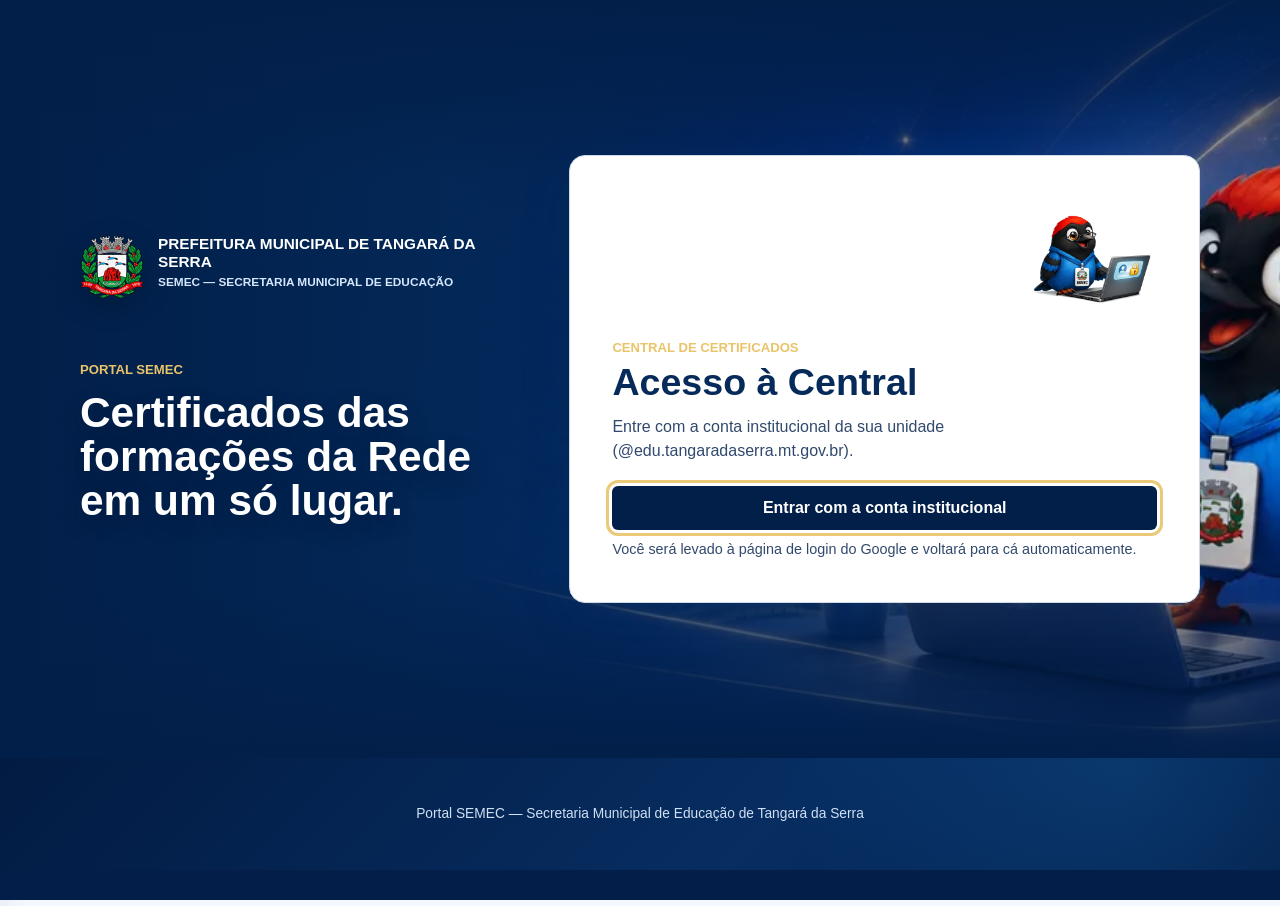
<file: politica-privacidade.html>
<!doctype html>
<html lang="pt-BR">
<head>
  <meta charset="utf-8">
  <meta name="viewport" content="width=device-width, initial-scale=1">
  <title>Política de Privacidade | Área da Escola | Portal SEMEC</title>
  <meta name="description" content="Orientações institucionais de privacidade do Portal SEMEC.">
  <link rel="stylesheet" href="style.css">
  <link rel="stylesheet" href="css/central-integration.css?v=20261020-lista3">
  <link rel="icon" type="image/png" href="assets/marca/icone-64.png?v=20261020">
</head>
<body class="server-home-page school-area-page school-dashboard-page" data-servidor-protected>
  <a class="skip-link" href="#conteudo-principal">Pular para o conteúdo</a>
  <div class="server-layout" data-server-app>
    
    <aside class="server-sidebar" id="server-sidebar" aria-label="Menu da Área da Escola">
      <div class="server-sidebar__brand">
        <img src="[data-uri]" data-central-main-logo alt="Identidade do Portal SEMEC">
        <div><strong>Portal SEMEC</strong><span>Área da Escola</span></div>
      </div>

      <nav class="server-nav" aria-label="Navegação da Central de Certificados">
        <!-- Mesmo menu das áreas do Portal SEMEC (portalsemec_tgamt). Itens data-nav-area="semec" aparecem só para contas da SEMEC (js/app.js). -->
        <div class="server-nav__group">
          <p>Principal</p>
          <a href="https://formacaocontinuada-hue.github.io/portalsemec_tgamt/index.html"><svg viewBox="0 0 24 24" aria-hidden="true"><path d="M19 12H5M11 6l-6 6 6 6"/></svg>Página inicial do Portal</a>
          <a href="https://formacaocontinuada-hue.github.io/portalsemec_tgamt/escola.html" data-nav-area="escola"><svg viewBox="0 0 24 24" aria-hidden="true"><path d="M3 11 12 4l9 7v9h-6v-6H9v6H3z"/></svg>Início da Escola</a>
          <a href="https://formacaocontinuada-hue.github.io/portalsemec_tgamt/semec.html" data-nav-area="semec" hidden><svg viewBox="0 0 24 24" aria-hidden="true"><path d="M3 11 12 4l9 7v9h-6v-6H9v6H3z"/></svg>Início da SEMEC</a>
          <a data-so-central href="index.html" data-preserve-school><svg viewBox="0 0 24 24" aria-hidden="true"><circle cx="12" cy="9" r="5"/><path d="M8.5 13 7 21l5-2.5 5 2.5-1.5-8"/></svg>Central de Certificados</a>
          <a data-so-central href="eventos-certificados.html" data-preserve-school><svg viewBox="0 0 24 24" aria-hidden="true"><rect x="3" y="5" width="18" height="16" rx="2"/><path d="M3 10h18M8 14l2 2 4-4"/></svg>Eventos com certificado</a>
          <a data-so-central href="pedidos-correcao.html" data-preserve-school><svg viewBox="0 0 24 24" aria-hidden="true"><path d="M4 20h4L19 9l-4-4L4 16z"/><path d="m13.5 6.5 4 4"/></svg>Pedidos de correção</a>
          <a href="https://formacaocontinuada-hue.github.io/portalsemec_tgamt/calendario.html" data-nav-area="escola"><svg viewBox="0 0 24 24" aria-hidden="true"><rect x="3" y="5" width="18" height="16" rx="2"/><path d="M3 10h18M8 3v4M16 3v4"/></svg>Calendário Escolar</a>
          <a href="https://script.google.com/a/macros/edu.tangaradaserra.mt.gov.br/s/AKfycbwasIQGHfuKFS9zlfo5iAREdpAFfWDIMO6jCYn1LVoOnVvfXzui8xbe-nSWyOEWgVIB/exec" data-nav-area="semec" hidden><svg viewBox="0 0 24 24" aria-hidden="true"><rect x="3" y="5" width="18" height="16" rx="2"/><path d="M3 10h18M8 3v4M16 3v4"/></svg>Gerador de Calendário</a>
          <a href="https://formacaocontinuada-hue.github.io/portalsemec_tgamt/escola.html" data-nav-area="semec" hidden><svg viewBox="0 0 24 24" aria-hidden="true"><path d="M3 21h18M5 21V10l7-5 7 5v11M10 21v-5h4v5"/></svg>Visão da Escola</a>
          <a data-so-central href="https://script.google.com/a/macros/edu.tangaradaserra.mt.gov.br/s/AKfycbzumsOhienpriMj203mudAPjraGwO1_xe8F3ZutcN-skfU3K3jpUY2nvHsfmuCCDF3_dw/exec"><svg viewBox="0 0 24 24" aria-hidden="true"><circle cx="9" cy="8" r="3"/><path d="M3 20c0-3.3 2.7-6 6-6s6 2.7 6 6M16 11h5M18.5 8.5v5"/></svg>Quadro de servidores</a>
          <a href="https://formacaocontinuada-hue.github.io/portalsemec_tgamt/formador.html" data-nav-area="semec" hidden><svg viewBox="0 0 24 24" aria-hidden="true"><path d="M4 5h11a3 3 0 0 1 3 3v11H7a3 3 0 0 1-3-3z"/><path d="M8 9h6M8 13h6"/><path d="M18 8h2v12H8"/></svg>Área do Formador</a>
          <a href="https://script.google.com/a/macros/edu.tangaradaserra.mt.gov.br/s/AKfycbwHRyY3rusynNpVf6PE1_JzXTca9-o8BG9WMfubRR_HABe8bqDoiIS0uqX7zT0Kg4LYbQ/exec" data-nav-area="semec" hidden><svg viewBox="0 0 24 24" aria-hidden="true"><path d="M12 3 5 6v5c0 4.4 3 8.4 7 10 4-1.6 7-5.6 7-10V6z"/><path d="m9 12 2 2 4-4"/></svg>Área do Administrador</a>
          <a href="https://formacaocontinuada-hue.github.io/portalsemec_tgamt/formador.html" data-so-de="formador" hidden><svg viewBox="0 0 24 24" aria-hidden="true"><path d="M3 11 12 4l9 7v9h-6v-6H9v6H3z"/></svg>Início do Formador</a>
          <a href="https://script.google.com/a/macros/edu.tangaradaserra.mt.gov.br/s/AKfycbwkUtTzOueOtOcd8ygmNj5_ojuWpq5Ga5sMVRsgke48nu8tdvNj5ISU06x4ScUqJoKf/exec" data-so-de="formador" hidden><svg viewBox="0 0 24 24" aria-hidden="true"><path d="M4 5h11a3 3 0 0 1 3 3v11H7a3 3 0 0 1-3-3z"/><path d="M8 9h6M8 13h6"/><path d="M18 8h2v12H8"/></svg>Área do Formador</a>
          <a href="https://script.google.com/a/macros/edu.tangaradaserra.mt.gov.br/s/AKfycbwHRyY3rusynNpVf6PE1_JzXTca9-o8BG9WMfubRR_HABe8bqDoiIS0uqX7zT0Kg4LYbQ/exec?tela=evento" data-so-de="formador" hidden><svg viewBox="0 0 24 24" aria-hidden="true"><circle cx="12" cy="9" r="5"/><path d="M8.5 13 7 21l5-2.5 5 2.5-1.5-8"/></svg>Gerar certificados</a>
        </div>

        <div class="server-nav__group">
          <p>Funções adicionais</p>
          <a href="https://formacaocontinuada-hue.github.io/tangara-sorteia/" data-leva-de><svg viewBox="0 0 24 24" aria-hidden="true"><path d="M4 7h16v3a2 2 0 0 0 0 4v3H4v-3a2 2 0 0 0 0-4z"/><path d="M10 7v10"/></svg>Tangará Sorteia</a>
          <a href="https://formacaocontinuada-hue.github.io/calculadora-etapa1/" data-leva-de><svg viewBox="0 0 24 24" aria-hidden="true"><rect x="5" y="3" width="14" height="18" rx="2"/><path d="M8 7h8M8 12h2M14 12h2M8 16h2M14 16h2"/></svg>Calculadora da Etapa I</a>
        </div>

        <div class="server-nav__group">
          <p>Assistência</p>
          <a href="entrar-em-contato.html" data-preserve-school><svg viewBox="0 0 24 24" aria-hidden="true"><rect x="3" y="5" width="18" height="14" rx="2"/><path d="m3 7 9 6 9-6"/></svg>Entrar em contato</a>
          <a class="is-active" aria-current="page" href="politica-privacidade.html" data-preserve-school><svg viewBox="0 0 24 24" aria-hidden="true"><path d="M12 3 5 6v5c0 4.4 3 8.4 7 10 4-1.6 7-5.6 7-10V6z"/></svg>Política de Privacidade</a>
          <a href="acessibilidade.html" data-preserve-school><svg viewBox="0 0 24 24" aria-hidden="true"><circle cx="12" cy="4.5" r="1.5"/><path d="M5 8h14M12 8v6M9 21l3-7 3 7"/></svg>Acessibilidade</a>
        </div>

        <div class="server-nav__group server-nav__group--account" data-so-central>
          <p>Conta</p>
          <button type="button" data-server-logout><svg viewBox="0 0 24 24" aria-hidden="true"><path d="M15 4h4v16h-4M10 8l-4 4 4 4M6 12h10"/></svg>Sair</button>
        </div>
      </nav>
    </aside>

    <button class="server-backdrop" type="button" aria-label="Fechar menu" data-server-backdrop hidden></button>
    <div class="server-workspace">
      
      <header class="server-topbar">
        <div class="server-topbar__left">
          <button class="server-menu-toggle" type="button" aria-label="Abrir menu" aria-controls="server-sidebar" aria-expanded="false" data-server-menu-toggle>
            <span aria-hidden="true"></span><span aria-hidden="true"></span><span aria-hidden="true"></span>
          </button>
          <div><p>Área da Escola / Política de Privacidade</p><h1>Política de Privacidade</h1></div>
        </div>
        <div class="server-topbar__actions">
          <div class="server-user-summary" aria-label="Conta institucional autenticada">
            <span class="server-avatar server-avatar--school"><img src="[data-uri]" alt="" data-school-avatar-img></span>
            <div><strong data-school-name-topbar>Identificando unidade...</strong><span data-account-kind>Conta institucional</span></div>
          </div>
        </div>
      </header>

      <main class="server-main" id="conteudo-principal" tabindex="-1">
        <div class="server-content school-dashboard-content school-page-content">
          
<section class="school-page-heading school-page-heading--training">
  <div class="school-page-heading__content">
    <p class="server-kicker">Privacidade</p>
    <h2>Política de Privacidade</h2>
    <p>Esta página apresenta orientações institucionais sobre privacidade e uso responsável das informações no Portal SEMEC.</p>
  </div>
</section>

<section class="server-section school-card">
  <div class="server-section-heading">
    <div><p class="server-kicker">Orientações institucionais</p><h2>Diretrizes em consolidação</h2></div>
  </div>
  <p>A versão completa será publicada conforme validação institucional.</p>
  <div class="school-record-list">
    <article class="school-record-row"><h3>Uso institucional das informações públicas</h3></article>
    <article class="school-record-row"><h3>Atendimento por canal oficial da SEMEC</h3></article>
    <article class="school-record-row"><h3>Atualização conforme normativas municipais</h3></article>
  </div>
</section>

<section class="server-section school-card">
  <div class="server-section-heading">
    <div><p class="server-kicker">Atendimento</p><h2>Canais oficiais</h2></div>
  </div>
  <p>Enquanto a versão completa estiver em validação institucional, os canais oficiais permanecem disponíveis para dúvidas sobre tratamento de informações.</p>
  <div class="school-table-actions">
    <a class="server-button server-button--primary" href="entrar-em-contato.html" data-preserve-school>Entrar em Contato</a>
  </div>
</section>

          
          <footer class="server-footer">
            <strong>Portal SEMEC</strong>
            <span>Secretaria Municipal de Educação de Tangará da Serra</span>
            <nav aria-label="Rodapé interno">
              <a href="politica-privacidade.html" data-preserve-school>Política de Privacidade</a>
              <a href="entrar-em-contato.html" data-preserve-school>Entrar em contato</a>
              <a href="acessibilidade.html" data-preserve-school>Acessibilidade</a>
            </nav>
          </footer>

        </div>
      </main>
    </div>
  </div>

  <div class="server-modal server-modal--floating school-dialog" role="dialog" aria-modal="true" aria-labelledby="school-dialog-title" data-school-dialog hidden>
    <div class="server-modal__panel server-modal__panel--floating" tabindex="-1">
      <button class="server-floating-close" type="button" aria-label="Fechar" data-dialog-close><svg viewBox="0 0 24 24" aria-hidden="true"><path d="M18 6 6 18"></path><path d="m6 6 12 12"></path></svg></button>
      <p class="server-kicker" data-dialog-kicker>Área da Escola</p>
      <h2 id="school-dialog-title" data-dialog-title>Informação</h2>
      <div class="server-floating-body" data-dialog-body></div>
      <div class="server-modal__actions" data-dialog-actions></div>
    </div>
  </div>


  <div class="server-modal" role="dialog" aria-modal="true" aria-labelledby="server-logout-title" data-server-logout-dialog hidden>
    <div class="server-modal__panel" tabindex="-1">
      <h2 id="server-logout-title">Sair da Central de Certificados?</h2>
      <p>Você precisará entrar novamente para acessar os certificados da unidade.</p>
      <div class="server-modal__actions">
        <button class="server-button server-button--primary" type="button" data-server-logout-cancel>Continuar na Central</button>
        <button class="server-button server-button--ghost" type="button" data-server-logout-confirm>Sair</button>
      </div>
    </div>
  </div>

  <section class="server-placeholder-main" data-central-logged-out hidden>
    <div class="server-placeholder-card">
      <p class="server-kicker">Central de Certificados</p>
      <h1>Sessão encerrada</h1>
      <p>O acesso institucional foi encerrado nesta prévia da interface.</p>
      <button class="server-button server-button--primary" type="button" data-central-enter-again>Entrar novamente</button>
    </div>
  </section>

  <script src="js/logos.js?v=20261020"></script>
  <script src="js/escolas.js"></script>
  <script src="js/formacoes.js"></script>
  <script src="js/backend.js"></script>
  <script src="js/volta.js?v=20261125"></script>
  <script src="js/app.js?v=20261125-rotas"></script>
</body>
</html>
</file>
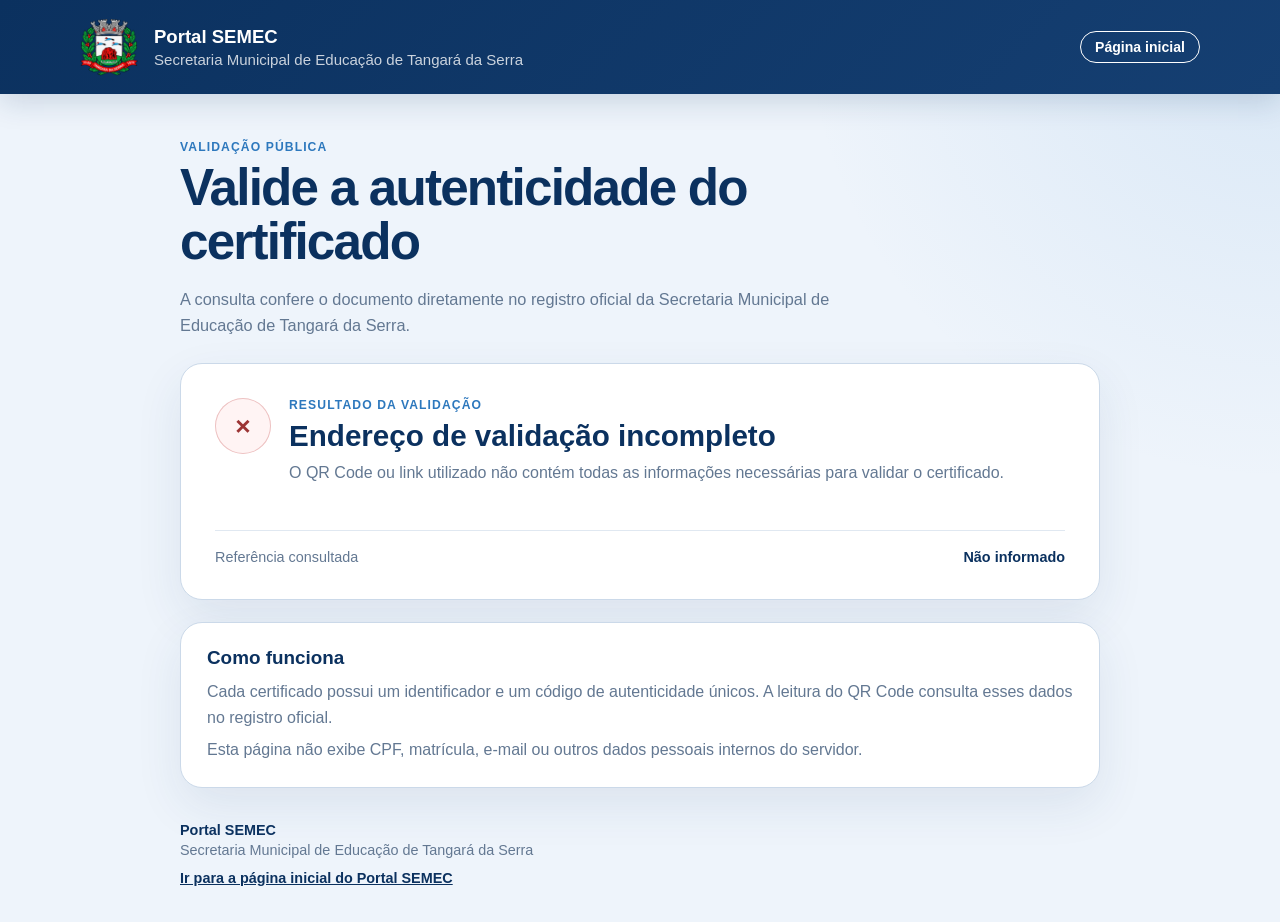
<file: validar-certificado.html>
<!doctype html>
<html lang="pt-BR">
<head>
  <meta charset="utf-8">
  <meta name="viewport" content="width=device-width, initial-scale=1">
  <meta name="robots" content="noindex,nofollow">
  <title>Validar certificado | Portal SEMEC</title>
  <meta name="description" content="Validação pública de certificados emitidos pela Secretaria Municipal de Educação de Tangará da Serra.">
  <link rel="stylesheet" href="css/validator.css">
  <link rel="icon" type="image/png" href="assets/marca/icone-64.png?v=20261020">
</head>
<body>
  <a class="skip-link" href="#conteudo-principal">Pular para o conteúdo</a>

  <header class="validator-header">
    <div class="validator-header__inner">
      <img
        class="validator-header__crest"
        src="[data-uri]"
        alt="Brasão de Tangará da Serra"
        data-validator-logo
      >
      <div>
        <strong>Portal SEMEC</strong>
        <span>Secretaria Municipal de Educação de Tangará da Serra</span>
      </div>
      <a data-volta-portal class="validator-header__link" href="https://formacaocontinuada-hue.github.io/portalsemec_tgamt/">Página inicial</a>
    </div>
  </header>

  <main id="conteudo-principal" class="validator-main" tabindex="-1">
    <section class="validator-hero">
      <p class="validator-kicker">Validação pública</p>
      <h1>Valide a autenticidade do certificado</h1>
      <p>
        A consulta confere o documento diretamente no registro oficial da
        Secretaria Municipal de Educação de Tangará da Serra.
      </p>
    </section>

    <section class="validator-card" aria-labelledby="validator-status-title">
      <div class="validator-state validator-state--loading" data-validator-state="loading">
        <div class="validator-state__icon" aria-hidden="true">
          <span class="validator-spinner"></span>
        </div>
        <div>
          <p class="validator-kicker">Consultando registro oficial</p>
          <h2 id="validator-status-title">Validando certificado</h2>
          <p>Estamos conferindo o ID e o código de autenticidade do documento.</p>
        </div>
      </div>

      <div class="validator-state" data-validator-state="result" hidden>
        <div class="validator-state__icon" aria-hidden="true" data-validator-result-icon>✓</div>
        <div>
          <p class="validator-kicker" data-validator-result-kicker>Resultado da validação</p>
          <h2 data-validator-title>Certificado válido</h2>
          <p data-validator-message></p>
        </div>
      </div>

      <dl class="validator-details" data-validator-details hidden>
        <div>
          <dt>ID do certificado</dt>
          <dd data-certificate-id></dd>
        </div>
        <div>
          <dt>Servidor(a)</dt>
          <dd data-certificate-name></dd>
        </div>
        <div>
          <dt>Formação</dt>
          <dd data-certificate-training></dd>
        </div>
        <div>
          <dt>Unidade vinculada</dt>
          <dd data-certificate-school></dd>
        </div>
        <div>
          <dt>Carga horária</dt>
          <dd data-certificate-hours></dd>
        </div>
        <div>
          <dt>Participação</dt>
          <dd data-certificate-percentage></dd>
        </div>
        <div>
          <dt>Ano</dt>
          <dd data-certificate-year></dd>
        </div>
        <div>
          <dt>Data de emissão</dt>
          <dd data-certificate-date></dd>
        </div>
      </dl>

      <div class="validator-reference">
        <span>Referência consultada</span>
        <strong data-validator-reference-id>—</strong>
      </div>
    </section>

    <section class="validator-info" aria-label="Informações sobre a validação">
      <h2>Como funciona</h2>
      <p>
        Cada certificado possui um identificador e um código de autenticidade
        únicos. A leitura do QR Code consulta esses dados no registro oficial.
      </p>
      <p>
        Esta página não exibe CPF, matrícula, e-mail ou outros dados pessoais
        internos do servidor.
      </p>
    </section>
  </main>

  <footer class="validator-footer">
    <strong>Portal SEMEC</strong>
    <span>Secretaria Municipal de Educação de Tangará da Serra</span>
    <a data-volta-portal class="validator-footer__link" href="https://formacaocontinuada-hue.github.io/portalsemec_tgamt/">Ir para a página inicial do Portal SEMEC</a>
  </footer>

  <script src="js/volta.js?v=20261125"></script>
  <script src="js/logos.js?v=20261020"></script>
  <script src="js/validator-config.js"></script>
  <script src="js/validator.js"></script>
</body>
</html>
</file>
